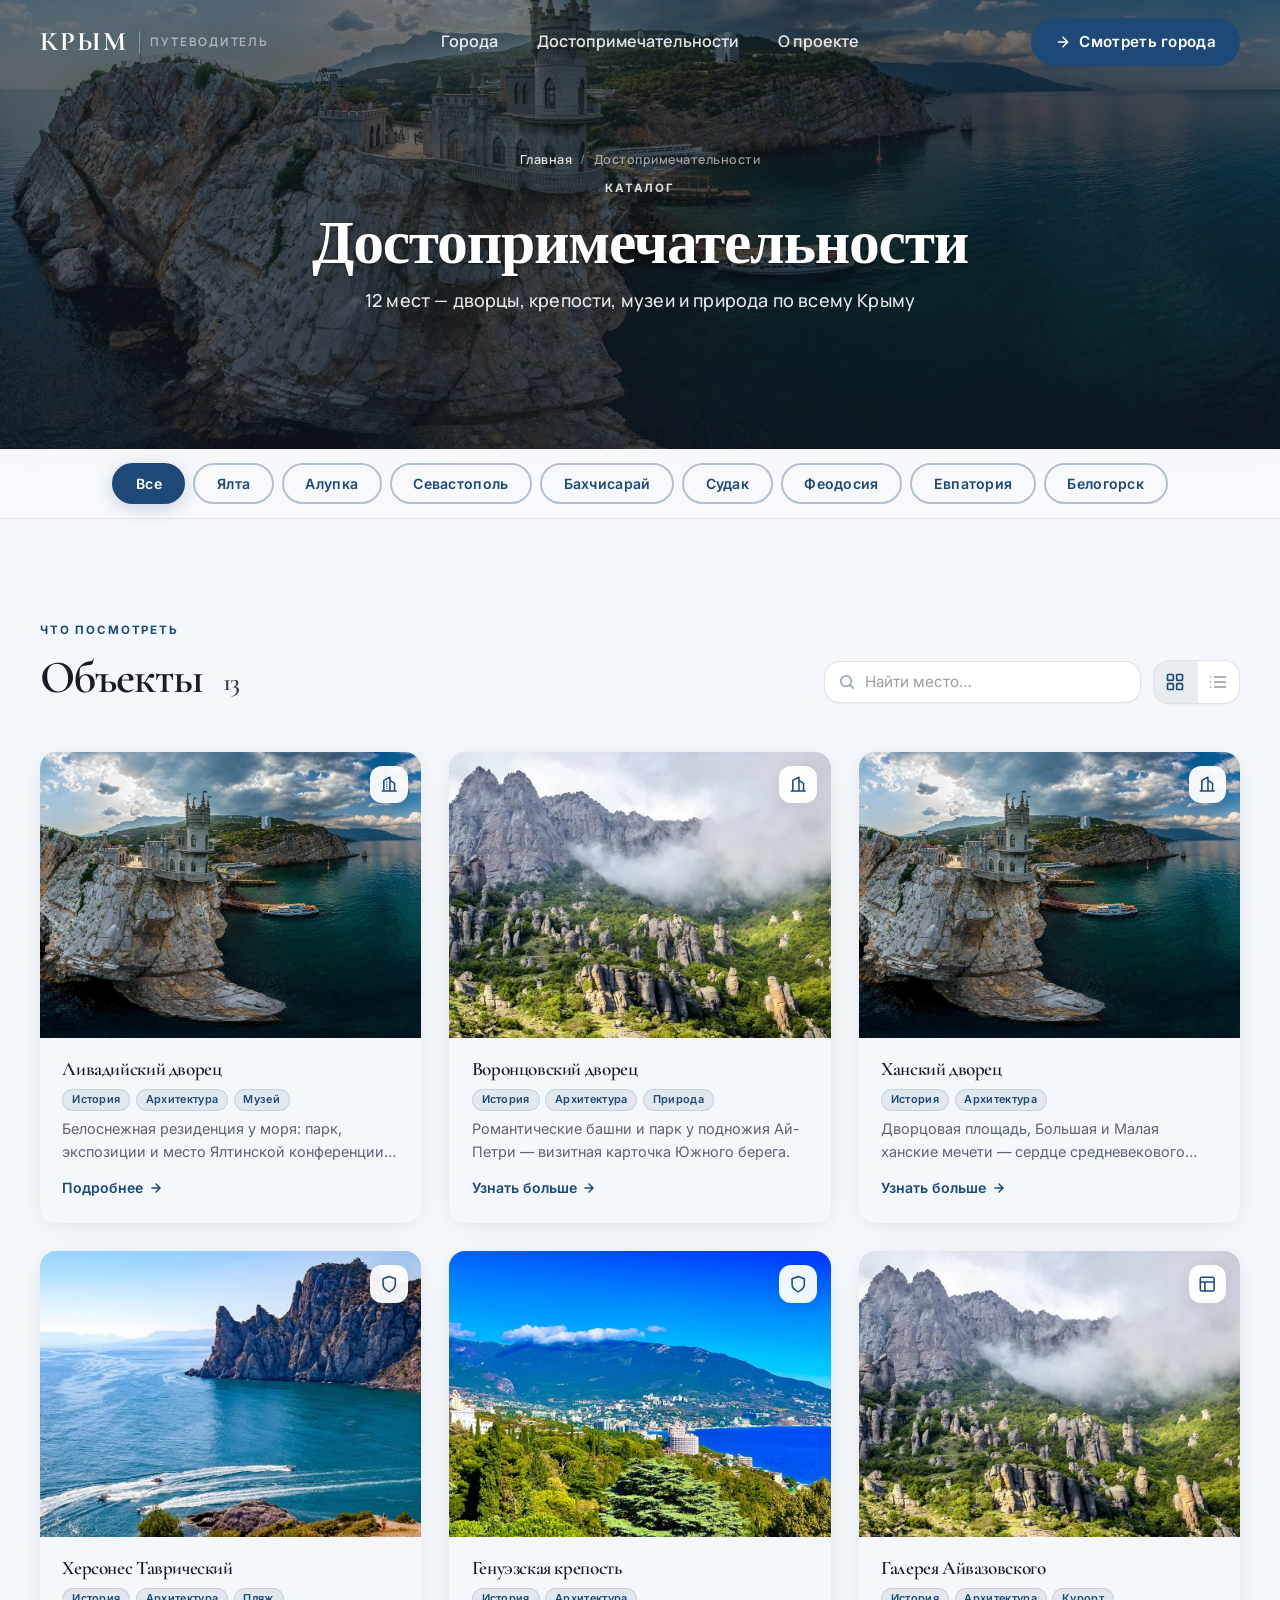
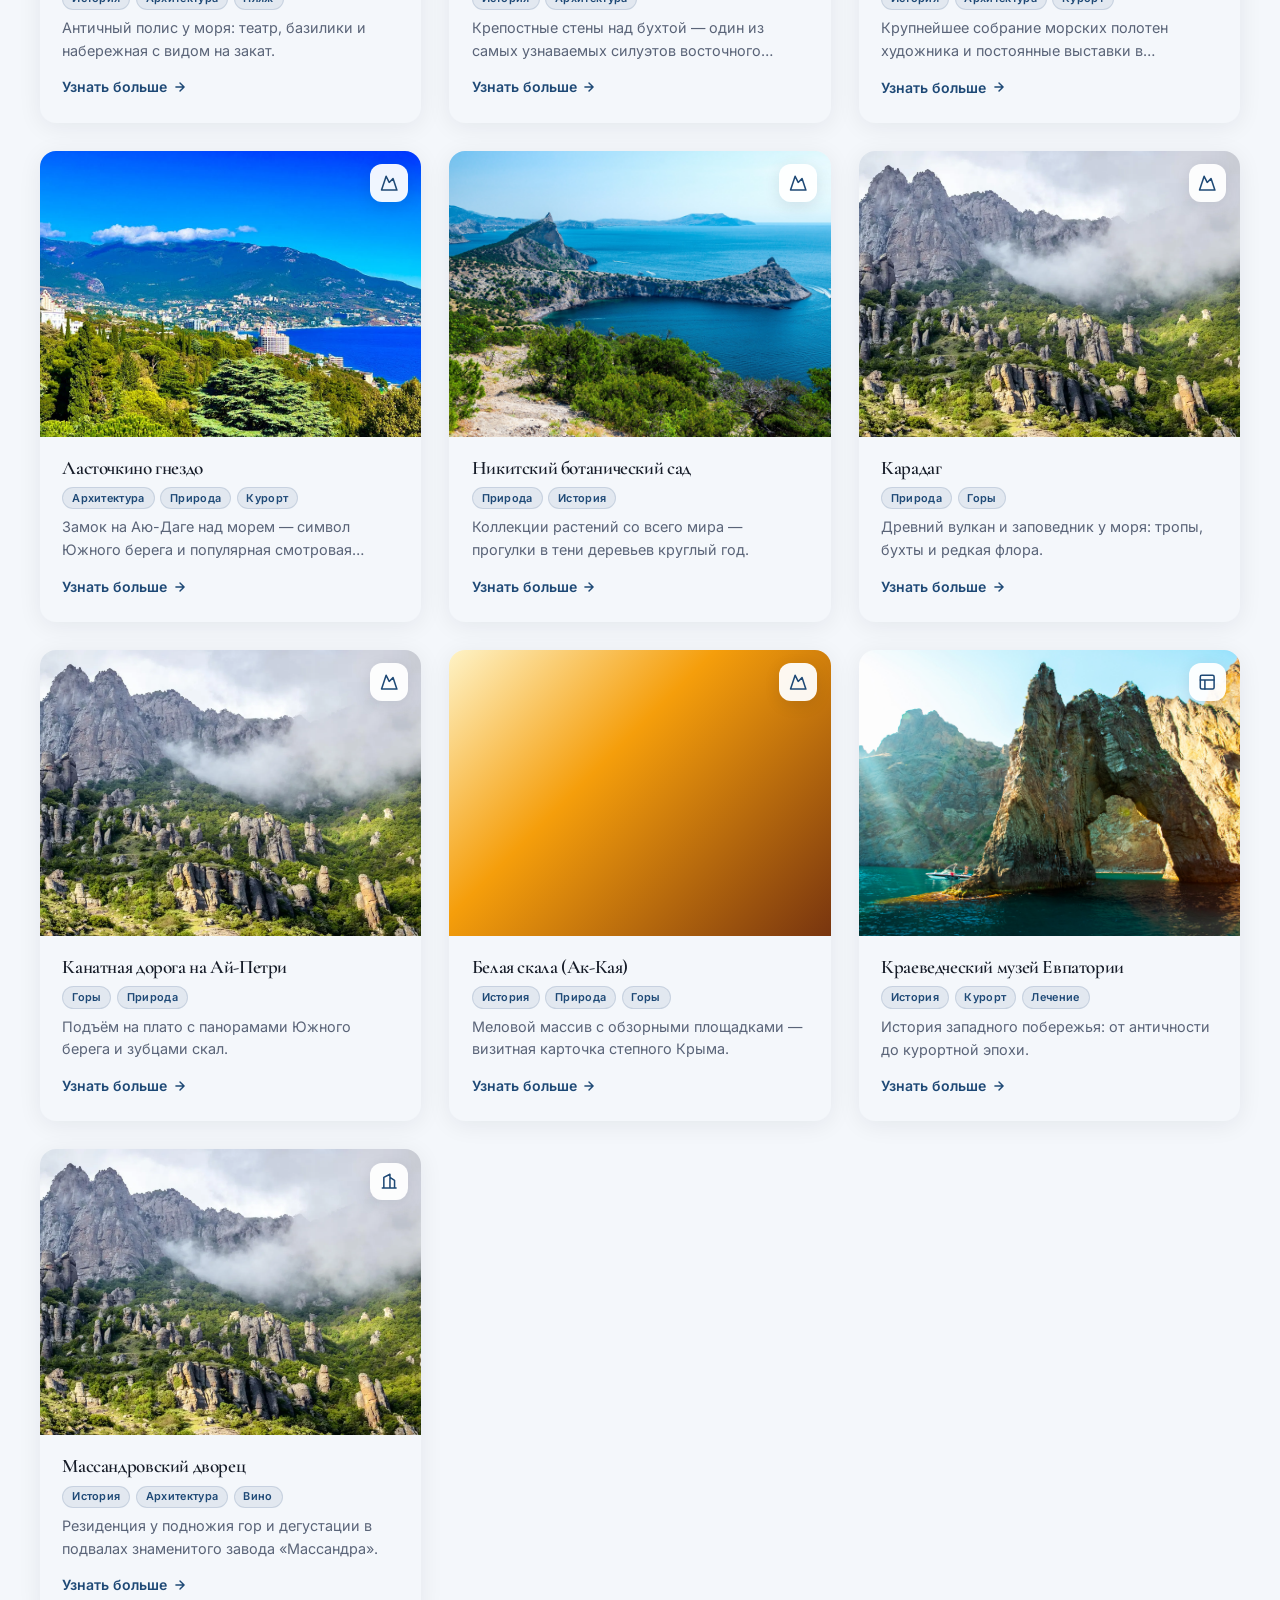
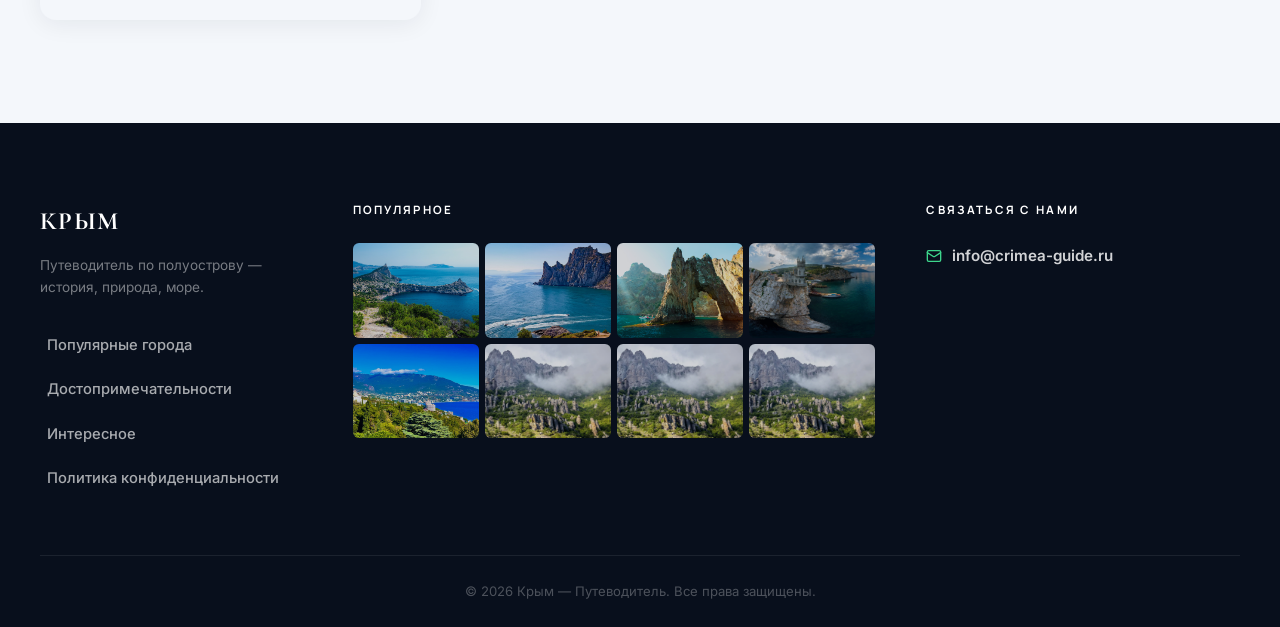
<file: dostoprimechatelnosti/index.html>
<!DOCTYPE html>
<html lang="ru">
<head>
  <meta charset="UTF-8" />
  <meta name="viewport" content="width=device-width, initial-scale=1.0" />
  <meta name="description" content="Достопримечательности Крыма — дворцы, крепости, музеи и природа. Фильтры по городам и темам, краткие обзоры для маршрута." />
  <title>Достопримечательности Крыма — каталог</title>

  <meta property="og:type" content="website" />
  <meta property="og:site_name" content="Крым — Путеводитель" />
  <meta property="og:locale" content="ru_RU" />
  <meta property="og:title" content="Достопримечательности Крыма — каталог" />
  <meta property="og:description" content="Достопримечательности Крыма — дворцы, крепости, музеи и природа. Фильтры по городам и темам, краткие обзоры для маршрута." />
  <meta property="og:url" content="/dostoprimechatelnosti/" />
  <link rel="canonical" href="/dostoprimechatelnosti/" />
  <meta property="og:image" content="/assets/img/cities/4.jpg" />
  <meta name="twitter:card" content="summary_large_image" />
  <meta name="twitter:title" content="Достопримечательности Крыма — каталог" />
  <meta name="twitter:description" content="Достопримечательности Крыма — дворцы, крепости, музеи и природа. Фильтры по городам и темам, краткие обзоры для маршрута." />
  <meta name="twitter:image" content="/assets/img/cities/4.jpg" />

  <script type="application/ld+json">
  {
    "@context": "https://schema.org",
    "@graph": [
      {
        "@type": "CollectionPage",
        "@id": "/dostoprimechatelnosti/#page",
        "name": "Достопримечательности Крыма",
        "description": "Каталог мест и объектов для путешествий по полуострову — с фильтрами по городам и типам.",
        "isPartOf": { "@id": "/#crimea" }
      },
      {
        "@type": "BreadcrumbList",
        "itemListElement": [
          {
            "@type": "ListItem",
            "position": 1,
            "name": "Главная",
            "item": "/"
          },
          {
            "@type": "ListItem",
            "position": 2,
            "name": "Достопримечательности",
            "item": "/dostoprimechatelnosti/"
          }
        ]
      }
    ]
  }
  </script>

  <link rel="preconnect" href="https://fonts.googleapis.com" />
  <link rel="preconnect" href="https://fonts.gstatic.com" crossorigin />
  <link href="https://fonts.googleapis.com/css2?family=Cormorant+Garamond:ital,wght@0,400;0,600;0,700;1,400;1,600&family=Fraunces:ital,opsz,wght@0,9..144,600;0,9..144,700;1,9..144,600&family=Inter:wght@400;500;600;700&family=Manrope:wght@500;600;700&display=swap" rel="stylesheet" />

 
  <link rel="stylesheet" href="../assets/css/secondary.css" />
</head>
<body class="page-catalog page-places">

  <div class="scroll-progress" id="scrollProgress" role="progressbar" aria-valuenow="0" aria-valuemin="0" aria-valuemax="100" aria-label="Прогресс прокрутки"></div>

  <header class="site-header">
    <nav class="nav" role="navigation" aria-label="Главное меню">
      <div class="container nav__inner">

        <div class="nav__brand">
          <a href="/" class="nav__logo" aria-label="Крым — на главную">
            <span class="nav__logo-text">Крым</span>
          </a>
          <span class="nav__brand-divider" aria-hidden="true"></span>
          <span class="nav__brand-tag">Путеводитель</span>
        </div>

        <ul class="nav__menu" role="list">
          <li><a href="/gorod/" class="nav__link">Города</a></li>
          <li><a href="/dostoprimechatelnosti/" class="nav__link" aria-current="page">Достопримечательности</a></li>
          <li><a href="/template-about.html" class="nav__link">О проекте</a></li>
        </ul>

        <a href="/gorod/" class="btn btn-primary nav__cta">
          <svg width="16" height="16" viewBox="0 0 24 24" fill="none" stroke="currentColor" stroke-width="2.2" stroke-linecap="round" stroke-linejoin="round" aria-hidden="true"><path d="M5 12h14M12 5l7 7-7 7"/></svg>
          Смотреть города
        </a>

        <button class="nav__burger" type="button" aria-label="Открыть меню" aria-expanded="false" aria-controls="navDrawer">
          <span class="nav__burger-line"></span>
          <span class="nav__burger-line"></span>
          <span class="nav__burger-line"></span>
        </button>

      </div>
    </nav>

    <div class="nav__drawer" id="navDrawer" role="dialog" aria-modal="true" aria-label="Мобильное меню">
      <div class="nav__drawer-backdrop" tabindex="-1" aria-hidden="true"></div>
      <div class="nav__drawer-panel">
        <div class="nav__drawer-head">
          <span class="nav__drawer-brand">Крым</span>
          <button type="button" class="nav__drawer-close" aria-label="Закрыть меню">
            <svg width="22" height="22" viewBox="0 0 24 24" fill="none" stroke="currentColor" stroke-width="2" stroke-linecap="round" aria-hidden="true"><path d="M18 6 6 18M6 6l12 12"/></svg>
          </button>
        </div>
        <nav class="nav__drawer-nav" aria-label="Разделы">
          <a href="/gorod/" class="nav__drawer-link">Города</a>
          <a href="/dostoprimechatelnosti/" class="nav__drawer-link" aria-current="page">Достопримечательности</a>
          <a href="/template-about.html" class="nav__drawer-link">О проекте</a>
        </nav>
        <a href="#places-cities-heading" class="btn btn-primary nav__drawer-cta">К каталогу мест</a>
      </div>
    </div>
  </header>

  <main class="catalog-page places-hub">

    <section class="catalog-hero catalog-hero--places" aria-label="Достопримечательности Крыма">
      <div class="container">
        <nav class="breadcrumbs breadcrumbs--on-dark breadcrumbs--center" aria-label="Навигационная цепочка">
          <ol class="breadcrumbs__list">
            <li class="breadcrumbs__item"><a href="/" class="breadcrumbs__link">Главная</a></li>
            <li class="breadcrumbs__item"><span class="breadcrumbs__text" aria-current="page">Достопримечательности</span></li>
          </ol>
        </nav>
        <p class="eyebrow">Каталог</p>
        <h1 class="hero__title">Достопримечательности</h1>
        <p class="hero__subtitle">
          <span id="placesHeroCount">12</span> мест — дворцы, крепости, музеи и природа по всему Крыму
        </p>
      </div>
    </section>

    <div class="catalog-filter-bar" role="region" aria-label="Фильтры каталога мест">
      <div class="container catalog-filter-bar__inner">
        <div class="catalog-filter-stack">
          <div class="catalog-filters" role="group" aria-label="Город или регион">
            <button type="button" class="btn catalog-filter place-city-filter is-active" data-city-filter="all">Все</button>
            <button type="button" class="btn btn-outline-white catalog-filter place-city-filter" data-city-filter="yalta">Ялта</button>
            <button type="button" class="btn btn-outline-white catalog-filter place-city-filter" data-city-filter="alupka">Алупка</button>
            <button type="button" class="btn btn-outline-white catalog-filter place-city-filter" data-city-filter="sevastopol">Севастополь</button>
            <button type="button" class="btn btn-outline-white catalog-filter place-city-filter" data-city-filter="bakhchisaray">Бахчисарай</button>
            <button type="button" class="btn btn-outline-white catalog-filter place-city-filter" data-city-filter="sudak">Судак</button>
            <button type="button" class="btn btn-outline-white catalog-filter place-city-filter" data-city-filter="feodosiya">Феодосия</button>
            <button type="button" class="btn btn-outline-white catalog-filter place-city-filter" data-city-filter="evpatoriya">Евпатория</button>
            <button type="button" class="btn btn-outline-white catalog-filter place-city-filter" data-city-filter="belogorsk">Белогорск</button>
          </div>
     
        </div>
      </div>
    </div>

    <section class="cities catalog-cities places-catalog" aria-labelledby="places-cities-heading">
      <div class="container">

        <div class="section-header catalog-section-header">
          <div>
            <span class="eyebrow">Что посмотреть</span>
            <h2 id="places-cities-heading">Объекты <span class="catalog-count" id="placesVisibleCount" aria-live="polite">12</span></h2>
          </div>
          <div class="catalog-section-header__tools">
            <div class="catalog-search-wrap">
              <input
                type="search"
                class="catalog-search"
                id="placesSearch"
                placeholder="Найти место…"
                autocomplete="off"
                enterkeyhint="search"
                aria-label="Поиск по названию"
              />
            </div>
            <div class="catalog-view-toggle" role="group" aria-label="Вид каталога">
              <button
                type="button"
                class="catalog-view-btn is-active"
                data-catalog-view="grid"
                aria-pressed="true"
                aria-label="Вид сеткой"
                title="Сетка"
              >
                <svg width="20" height="20" viewBox="0 0 24 24" fill="none" stroke="currentColor" stroke-width="2" stroke-linecap="round" stroke-linejoin="round" aria-hidden="true">
                  <rect x="3" y="3" width="7" height="7" rx="1" />
                  <rect x="14" y="3" width="7" height="7" rx="1" />
                  <rect x="3" y="14" width="7" height="7" rx="1" />
                  <rect x="14" y="14" width="7" height="7" rx="1" />
                </svg>
              </button>
              <button
                type="button"
                class="catalog-view-btn"
                data-catalog-view="list"
                aria-pressed="false"
                aria-label="Вид списком"
                title="Список"
              >
                <svg width="20" height="20" viewBox="0 0 24 24" fill="none" stroke="currentColor" stroke-width="2" stroke-linecap="round" stroke-linejoin="round" aria-hidden="true">
                  <line x1="8" y1="6" x2="21" y2="6" />
                  <line x1="8" y1="12" x2="21" y2="12" />
                  <line x1="8" y1="18" x2="21" y2="18" />
                  <line x1="3" y1="6" x2="3.01" y2="6" />
                  <line x1="3" y1="12" x2="3.01" y2="12" />
                  <line x1="3" y1="18" x2="3.01" y2="18" />
                </svg>
              </button>
            </div>
          </div>
        </div>

        <div class="cities__grid catalog-grid places-grid">

          <a href="/dostoprimechatelnosti/livadiyskiy-dvorets.html" class="sight-card fade-up" data-delay="1" data-city="yalta" data-type="dvorets" data-tags="история архитектура музей">
            <div class="sight-card__img-wrap">
              <img class="sight-card__img" src="../assets/img/cities/4.jpg" alt="Ливадийский дворец среди парка" width="800" height="600" loading="lazy" />
              <span class="sight-card__icon" aria-hidden="true"><svg viewBox="0 0 24 24" fill="none" stroke="currentColor" stroke-width="2" stroke-linecap="round" stroke-linejoin="round"><path d="M3 21h18M5 21V7l8-4v18M19 21V11l-6-4"/><path d="M9 9v0M9 12v0M9 15v0M9 18v0"/></svg></span>
            </div>
            <div class="sight-card__body">
              <h3 class="sight-card__title">Ливадийский дворец</h3>
              <p class="sight-card__text">Белоснежная резиденция у моря: парк, экспозиции и место Ялтинской конференции 1945 года.</p>
              <span class="sight-card__link">Подробнее<svg width="14" height="14" viewBox="0 0 24 24" fill="none" stroke="currentColor" stroke-width="2.5" stroke-linecap="round" stroke-linejoin="round" aria-hidden="true"><path d="M5 12h14M12 5l7 7-7 7"/></svg></span>
            </div>
          </a>

          <a href="/gorod/alupka/" class="sight-card fade-up" data-delay="1" data-city="alupka" data-type="dvorets" data-tags="история архитектура природа">
            <div class="sight-card__img-wrap">
              <img class="sight-card__img" src="../assets/img/cities/6.webp" alt="Воронцовский дворец в Алупке" width="800" height="600" loading="lazy" />
              <span class="sight-card__icon" aria-hidden="true"><svg viewBox="0 0 24 24" fill="none" stroke="currentColor" stroke-width="2" stroke-linecap="round" stroke-linejoin="round"><path d="M3 21h18M5 21V7l8-4v18M19 21V11l-6-4"/></svg></span>
            </div>
            <div class="sight-card__body">
              <h3 class="sight-card__title">Воронцовский дворец</h3>
              <p class="sight-card__text">Романтические башни и парк у подножия Ай-Петри — визитная карточка Южного берега.</p>
              <span class="sight-card__link">Узнать больше<svg width="14" height="14" viewBox="0 0 24 24" fill="none" stroke="currentColor" stroke-width="2.5" stroke-linecap="round" stroke-linejoin="round" aria-hidden="true"><path d="M5 12h14M12 5l7 7-7 7"/></svg></span>
            </div>
          </a>

          <a href="/gorod/bakhchisaray/" class="sight-card fade-up" data-delay="2" data-city="bakhchisaray" data-type="dvorets" data-tags="история архитектура">
            <div class="sight-card__img-wrap">
              <img class="sight-card__img" src="../assets/img/cities/4.jpg" alt="Бахчисарайский ханский дворец" width="800" height="600" loading="lazy" />
              <span class="sight-card__icon" aria-hidden="true"><svg viewBox="0 0 24 24" fill="none" stroke="currentColor" stroke-width="2" stroke-linecap="round" stroke-linejoin="round"><path d="M3 21h18M5 21V7l8-4v18M19 21V11l-6-4"/></svg></span>
            </div>
            <div class="sight-card__body">
              <h3 class="sight-card__title">Ханский дворец</h3>
              <p class="sight-card__text">Дворцовая площадь, Большая и Малая ханские мечети — сердце средневекового Бахчисарая.</p>
              <span class="sight-card__link">Узнать больше<svg width="14" height="14" viewBox="0 0 24 24" fill="none" stroke="currentColor" stroke-width="2.5" stroke-linecap="round" stroke-linejoin="round" aria-hidden="true"><path d="M5 12h14M12 5l7 7-7 7"/></svg></span>
            </div>
          </a>

          <a href="/gorod/sevastopol.html" class="sight-card fade-up" data-delay="2" data-city="sevastopol" data-type="krepost" data-tags="история архитектура пляж">
            <div class="sight-card__img-wrap">
              <img class="sight-card__img" src="../assets/img/cities/2.jpg" alt="Руины Херсонеса Таврического" width="800" height="600" loading="lazy" />
              <span class="sight-card__icon" aria-hidden="true"><svg viewBox="0 0 24 24" fill="none" stroke="currentColor" stroke-width="2" stroke-linecap="round" stroke-linejoin="round"><path d="M12 22s8-4 8-10V5l-8-3-8 3v7c0 6 8 10 8 10z"/></svg></span>
            </div>
            <div class="sight-card__body">
              <h3 class="sight-card__title">Херсонес Таврический</h3>
              <p class="sight-card__text">Античный полис у моря: театр, базилики и набережная с видом на закат.</p>
              <span class="sight-card__link">Узнать больше<svg width="14" height="14" viewBox="0 0 24 24" fill="none" stroke="currentColor" stroke-width="2.5" stroke-linecap="round" stroke-linejoin="round" aria-hidden="true"><path d="M5 12h14M12 5l7 7-7 7"/></svg></span>
            </div>
          </a>

          <a href="/gorod/sudak/" class="sight-card fade-up" data-delay="3" data-city="sudak" data-type="krepost" data-tags="история архитектура">
            <div class="sight-card__img-wrap">
              <img class="sight-card__img" src="../assets/img/cities/5.jpg" alt="Генуэзская крепость в Судаке" width="800" height="600" loading="lazy" />
              <span class="sight-card__icon" aria-hidden="true"><svg viewBox="0 0 24 24" fill="none" stroke="currentColor" stroke-width="2" stroke-linecap="round" stroke-linejoin="round"><path d="M12 22s8-4 8-10V5l-8-3-8 3v7c0 6 8 10 8 10z"/></svg></span>
            </div>
            <div class="sight-card__body">
              <h3 class="sight-card__title">Генуэзская крепость</h3>
              <p class="sight-card__text">Крепостные стены над бухтой — один из самых узнаваемых силуэтов восточного Крыма.</p>
              <span class="sight-card__link">Узнать больше<svg width="14" height="14" viewBox="0 0 24 24" fill="none" stroke="currentColor" stroke-width="2.5" stroke-linecap="round" stroke-linejoin="round" aria-hidden="true"><path d="M5 12h14M12 5l7 7-7 7"/></svg></span>
            </div>
          </a>

          <a href="/gorod/feodosiya/" class="sight-card fade-up" data-delay="3" data-city="feodosiya" data-type="muzej" data-tags="история архитектура курорт">
            <div class="sight-card__img-wrap">
              <img class="sight-card__img" src="../assets/img/cities/6.webp" alt="Феодосия, галерея Айвазовского" width="800" height="600" loading="lazy" />
              <span class="sight-card__icon" aria-hidden="true"><svg viewBox="0 0 24 24" fill="none" stroke="currentColor" stroke-width="2" stroke-linecap="round" stroke-linejoin="round"><rect x="3" y="3" width="18" height="18" rx="2"/><path d="M3 9h18M9 21V9"/></svg></span>
            </div>
            <div class="sight-card__body">
              <h3 class="sight-card__title">Галерея Айвазовского</h3>
              <p class="sight-card__text">Крупнейшее собрание морских полотен художника и постоянные выставки в старинном здании.</p>
              <span class="sight-card__link">Узнать больше<svg width="14" height="14" viewBox="0 0 24 24" fill="none" stroke="currentColor" stroke-width="2.5" stroke-linecap="round" stroke-linejoin="round" aria-hidden="true"><path d="M5 12h14M12 5l7 7-7 7"/></svg></span>
            </div>
          </a>

          <a href="/dostoprimechatelnosti/lastochkino-gnezdo.html" class="sight-card fade-up" data-delay="4" data-city="yalta" data-type="priroda" data-tags="архитектура природа курорт">
            <div class="sight-card__img-wrap">
              <img class="sight-card__img" src="../assets/img/cities/5.jpg" alt="Замок Ласточкино гнездо" width="800" height="600" loading="lazy" />
              <span class="sight-card__icon" aria-hidden="true"><svg viewBox="0 0 24 24" fill="none" stroke="currentColor" stroke-width="2" stroke-linecap="round" stroke-linejoin="round"><path d="m8 3 4 8 5-5 5 15H2L8 3z"/></svg></span>
            </div>
            <div class="sight-card__body">
              <h3 class="sight-card__title">Ласточкино гнездо</h3>
              <p class="sight-card__text">Замок на Аю-Даге над морем — символ Южного берега и популярная смотровая точка.</p>
              <span class="sight-card__link">Узнать больше<svg width="14" height="14" viewBox="0 0 24 24" fill="none" stroke="currentColor" stroke-width="2.5" stroke-linecap="round" stroke-linejoin="round" aria-hidden="true"><path d="M5 12h14M12 5l7 7-7 7"/></svg></span>
            </div>
          </a>

          <a href="/gorod/yalta.html" class="sight-card fade-up" data-delay="4" data-city="yalta" data-type="priroda" data-tags="природа история">
            <div class="sight-card__img-wrap">
              <img class="sight-card__img" src="../assets/img/cities/1.jpg" alt="Никитский ботанический сад" width="800" height="600" loading="lazy" />
              <span class="sight-card__icon" aria-hidden="true"><svg viewBox="0 0 24 24" fill="none" stroke="currentColor" stroke-width="2" stroke-linecap="round" stroke-linejoin="round"><path d="m8 3 4 8 5-5 5 15H2L8 3z"/></svg></span>
            </div>
            <div class="sight-card__body">
              <h3 class="sight-card__title">Никитский ботанический сад</h3>
              <p class="sight-card__text">Коллекции растений со всего мира — прогулки в тени деревьев круглый год.</p>
              <span class="sight-card__link">Узнать больше<svg width="14" height="14" viewBox="0 0 24 24" fill="none" stroke="currentColor" stroke-width="2.5" stroke-linecap="round" stroke-linejoin="round" aria-hidden="true"><path d="M5 12h14M12 5l7 7-7 7"/></svg></span>
            </div>
          </a>

          <a href="/gorod/koktebel/" class="sight-card fade-up" data-delay="5" data-city="feodosiya" data-type="priroda" data-tags="природа горы">
            <div class="sight-card__img-wrap">
              <img class="sight-card__img" src="../assets/img/cities/7.webp" alt="Вулкан Карадаг у Коктебеля" width="800" height="600" loading="lazy" />
              <span class="sight-card__icon" aria-hidden="true"><svg viewBox="0 0 24 24" fill="none" stroke="currentColor" stroke-width="2" stroke-linecap="round" stroke-linejoin="round"><path d="m8 3 4 8 5-5 5 15H2L8 3z"/></svg></span>
            </div>
            <div class="sight-card__body">
              <h3 class="sight-card__title">Карадаг</h3>
              <p class="sight-card__text">Древний вулкан и заповедник у моря: тропы, бухты и редкая флора.</p>
              <span class="sight-card__link">Узнать больше<svg width="14" height="14" viewBox="0 0 24 24" fill="none" stroke="currentColor" stroke-width="2.5" stroke-linecap="round" stroke-linejoin="round" aria-hidden="true"><path d="M5 12h14M12 5l7 7-7 7"/></svg></span>
            </div>
          </a>

          <a href="/gorod/yalta.html" class="sight-card fade-up" data-delay="5" data-city="yalta" data-type="priroda" data-tags="горы природа">
            <div class="sight-card__img-wrap">
              <img class="sight-card__img" src="../assets/img/cities/7.webp" alt="Канатная дорога на Ай-Петри" width="800" height="600" loading="lazy" />
              <span class="sight-card__icon" aria-hidden="true"><svg viewBox="0 0 24 24" fill="none" stroke="currentColor" stroke-width="2" stroke-linecap="round" stroke-linejoin="round"><path d="m8 3 4 8 5-5 5 15H2L8 3z"/></svg></span>
            </div>
            <div class="sight-card__body">
              <h3 class="sight-card__title">Канатная дорога на Ай-Петри</h3>
              <p class="sight-card__text">Подъём на плато с панорамами Южного берега и зубцами скал.</p>
              <span class="sight-card__link">Узнать больше<svg width="14" height="14" viewBox="0 0 24 24" fill="none" stroke="currentColor" stroke-width="2.5" stroke-linecap="round" stroke-linejoin="round" aria-hidden="true"><path d="M5 12h14M12 5l7 7-7 7"/></svg></span>
            </div>
          </a>

          <a href="/gorod/belogorsk/" class="sight-card fade-up" data-delay="6" data-city="belogorsk" data-type="priroda" data-tags="история природа горы">
            <div class="sight-card__img-wrap">
              <div class="sight-card__img city-card__img--placeholder" role="img" aria-label="Белая скала — меловой массив" style="width:100%;height:100%;background:linear-gradient(135deg,#fef3c7 0%,#f59e0b 40%,#78350f 100%);"></div>
              <span class="sight-card__icon" aria-hidden="true"><svg viewBox="0 0 24 24" fill="none" stroke="currentColor" stroke-width="2" stroke-linecap="round" stroke-linejoin="round"><path d="m8 3 4 8 5-5 5 15H2L8 3z"/></svg></span>
            </div>
            <div class="sight-card__body">
              <h3 class="sight-card__title">Белая скала (Ак-Кая)</h3>
              <p class="sight-card__text">Меловой массив с обзорными площадками — визитная карточка степного Крыма.</p>
              <span class="sight-card__link">Узнать больше<svg width="14" height="14" viewBox="0 0 24 24" fill="none" stroke="currentColor" stroke-width="2.5" stroke-linecap="round" stroke-linejoin="round" aria-hidden="true"><path d="M5 12h14M12 5l7 7-7 7"/></svg></span>
            </div>
          </a>

          <a href="/gorod/evpatoriya/" class="sight-card fade-up" data-delay="6" data-city="evpatoriya" data-type="muzej" data-tags="история курорт лечение">
            <div class="sight-card__img-wrap">
              <img class="sight-card__img" src="../assets/img/cities/3.jpg" alt="Евпатория, музей" width="800" height="600" loading="lazy" />
              <span class="sight-card__icon" aria-hidden="true"><svg viewBox="0 0 24 24" fill="none" stroke="currentColor" stroke-width="2" stroke-linecap="round" stroke-linejoin="round"><rect x="3" y="3" width="18" height="18" rx="2"/><path d="M3 9h18M9 21V9"/></svg></span>
            </div>
            <div class="sight-card__body">
              <h3 class="sight-card__title">Краеведческий музей Евпатории</h3>
              <p class="sight-card__text">История западного побережья: от античности до курортной эпохи.</p>
              <span class="sight-card__link">Узнать больше<svg width="14" height="14" viewBox="0 0 24 24" fill="none" stroke="currentColor" stroke-width="2.5" stroke-linecap="round" stroke-linejoin="round" aria-hidden="true"><path d="M5 12h14M12 5l7 7-7 7"/></svg></span>
            </div>
          </a>

          <a href="/gorod/yalta.html" class="sight-card fade-up" data-delay="7" data-city="yalta" data-type="dvorets" data-tags="история архитектура вино">
            <div class="sight-card__img-wrap">
              <img class="sight-card__img" src="../assets/img/cities/6.webp" alt="Массандровский дворец" width="800" height="600" loading="lazy" />
              <span class="sight-card__icon" aria-hidden="true"><svg viewBox="0 0 24 24" fill="none" stroke="currentColor" stroke-width="2" stroke-linecap="round" stroke-linejoin="round"><path d="M3 21h18M5 21V7l8-4v18M19 21V11l-6-4"/></svg></span>
            </div>
            <div class="sight-card__body">
              <h3 class="sight-card__title">Массандровский дворец</h3>
              <p class="sight-card__text">Резиденция у подножия гор и дегустации в подвалах знаменитого завода «Массандра».</p>
              <span class="sight-card__link">Узнать больше<svg width="14" height="14" viewBox="0 0 24 24" fill="none" stroke="currentColor" stroke-width="2.5" stroke-linecap="round" stroke-linejoin="round" aria-hidden="true"><path d="M5 12h14M12 5l7 7-7 7"/></svg></span>
            </div>
          </a>

        </div>

        <div
          class="catalog-empty"
          id="placesEmpty"
          hidden
          role="status"
          aria-live="polite"
        >
          <div class="catalog-empty__inner">
            <p class="catalog-empty__title">Ничего не найдено</p>
            <p class="catalog-empty__hint">Попробуйте изменить поиск или сбросить фильтры по городу, типу и интересам.</p>
          </div>
        </div>
      </div>
    </section>

  </main>

  <footer class="footer">
    <div class="container">
      <div class="footer__grid">

        <div class="footer__col footer__col--nav">
          <a href="/" class="footer__logo" aria-label="Крым — главная">КРЫМ</a>
          <p class="footer__lead">Путеводитель по полуострову — история, природа, море.</p>
          <nav aria-label="Навигация в подвале">
            <ul class="footer__nav">
              <li><a href="/gorod/" class="footer__nav-link">Популярные города</a></li>
              <li><a href="/dostoprimechatelnosti/" class="footer__nav-link">Достопримечательности</a></li>
              <li><a href="/template-about.html" class="footer__nav-link">Интересное</a></li>
              <li><a href="/politika/" class="footer__nav-link">Политика конфиденциальности</a></li>
            </ul>
          </nav>
        </div>

        <div class="footer__col footer__col--popular">
          <p class="footer__col-title">Популярное</p>
          <div class="footer__photo-grid">
            <a href="/gorod/yalta.html" class="footer__photo-item" aria-label="Ялта">
              <img src="../assets/img/cities/1.jpg" alt="Ялта" loading="lazy" width="120" height="90" />
            </a>
            <a href="/gorod/sevastopol/" class="footer__photo-item" aria-label="Севастополь">
              <img src="../assets/img/cities/2.jpg" alt="Севастополь" loading="lazy" width="120" height="90" />
            </a>
            <a href="/gorod/evpatoriya/" class="footer__photo-item" aria-label="Евпатория">
              <img src="../assets/img/cities/3.jpg" alt="Евпатория" loading="lazy" width="120" height="90" />
            </a>
            <a href="/gorod/bakhchisaray/" class="footer__photo-item" aria-label="Бахчисарай">
              <img src="../assets/img/cities/4.jpg" alt="Бахчисарай" loading="lazy" width="120" height="90" />
            </a>
            <a href="/gorod/sudak/" class="footer__photo-item" aria-label="Судак">
              <img src="../assets/img/cities/5.jpg" alt="Судак" loading="lazy" width="120" height="90" />
            </a>
            <a href="/gorod/feodosiya/" class="footer__photo-item" aria-label="Феодосия">
              <img src="../assets/img/cities/6.webp" alt="Феодосия" loading="lazy" width="120" height="90" />
            </a>
            <a href="/dostoprimechatelnosti/" class="footer__photo-item" aria-label="Достопримечательности">
              <img src="../assets/img/cities/7.webp" alt="Крым" loading="lazy" width="120" height="90" />
            </a>
            <a href="/gorod/" class="footer__photo-item" aria-label="Крымские пейзажи">
              <img src="../assets/img/cities/img9.webp" alt="Крым" loading="lazy" width="120" height="90" />
            </a>
          </div>
        </div>

        <div class="footer__col footer__col--contact">
          <p class="footer__col-title">Связаться с нами</p>
          <ul class="footer__contact-list">
            <li>
              <a href="mailto:info@crimea-guide.ru" class="footer__contact-link">
                <svg width="16" height="16" viewBox="0 0 24 24" fill="none" stroke="currentColor" stroke-width="2" stroke-linecap="round" stroke-linejoin="round" aria-hidden="true"><rect width="20" height="16" x="2" y="4" rx="2"/><path d="m22 7-8.97 5.7a1.94 1.94 0 0 1-2.06 0L2 7"/></svg>
                info@crimea-guide.ru
              </a>
            </li>
          </ul>
        </div>

      </div>

      <div class="footer__copy">
        &copy; 2026 Крым — Путеводитель. Все права защищены.
      </div>
    </div>
  </footer>

  <button class="back-to-top" id="backToTop" aria-label="Вернуться наверх" type="button">
    <svg width="20" height="20" viewBox="0 0 24 24" fill="none" stroke="currentColor" stroke-width="2.4" stroke-linecap="round" stroke-linejoin="round" aria-hidden="true"><path d="M12 19V5M5 12l7-7 7 7"/></svg>
  </button>

  <script src="../assets/js/nav.js"></script>
  <script src="../assets/js/animations.js"></script>
  <script src="../assets/js/places.js"></script>

</body>
</html>
</file>
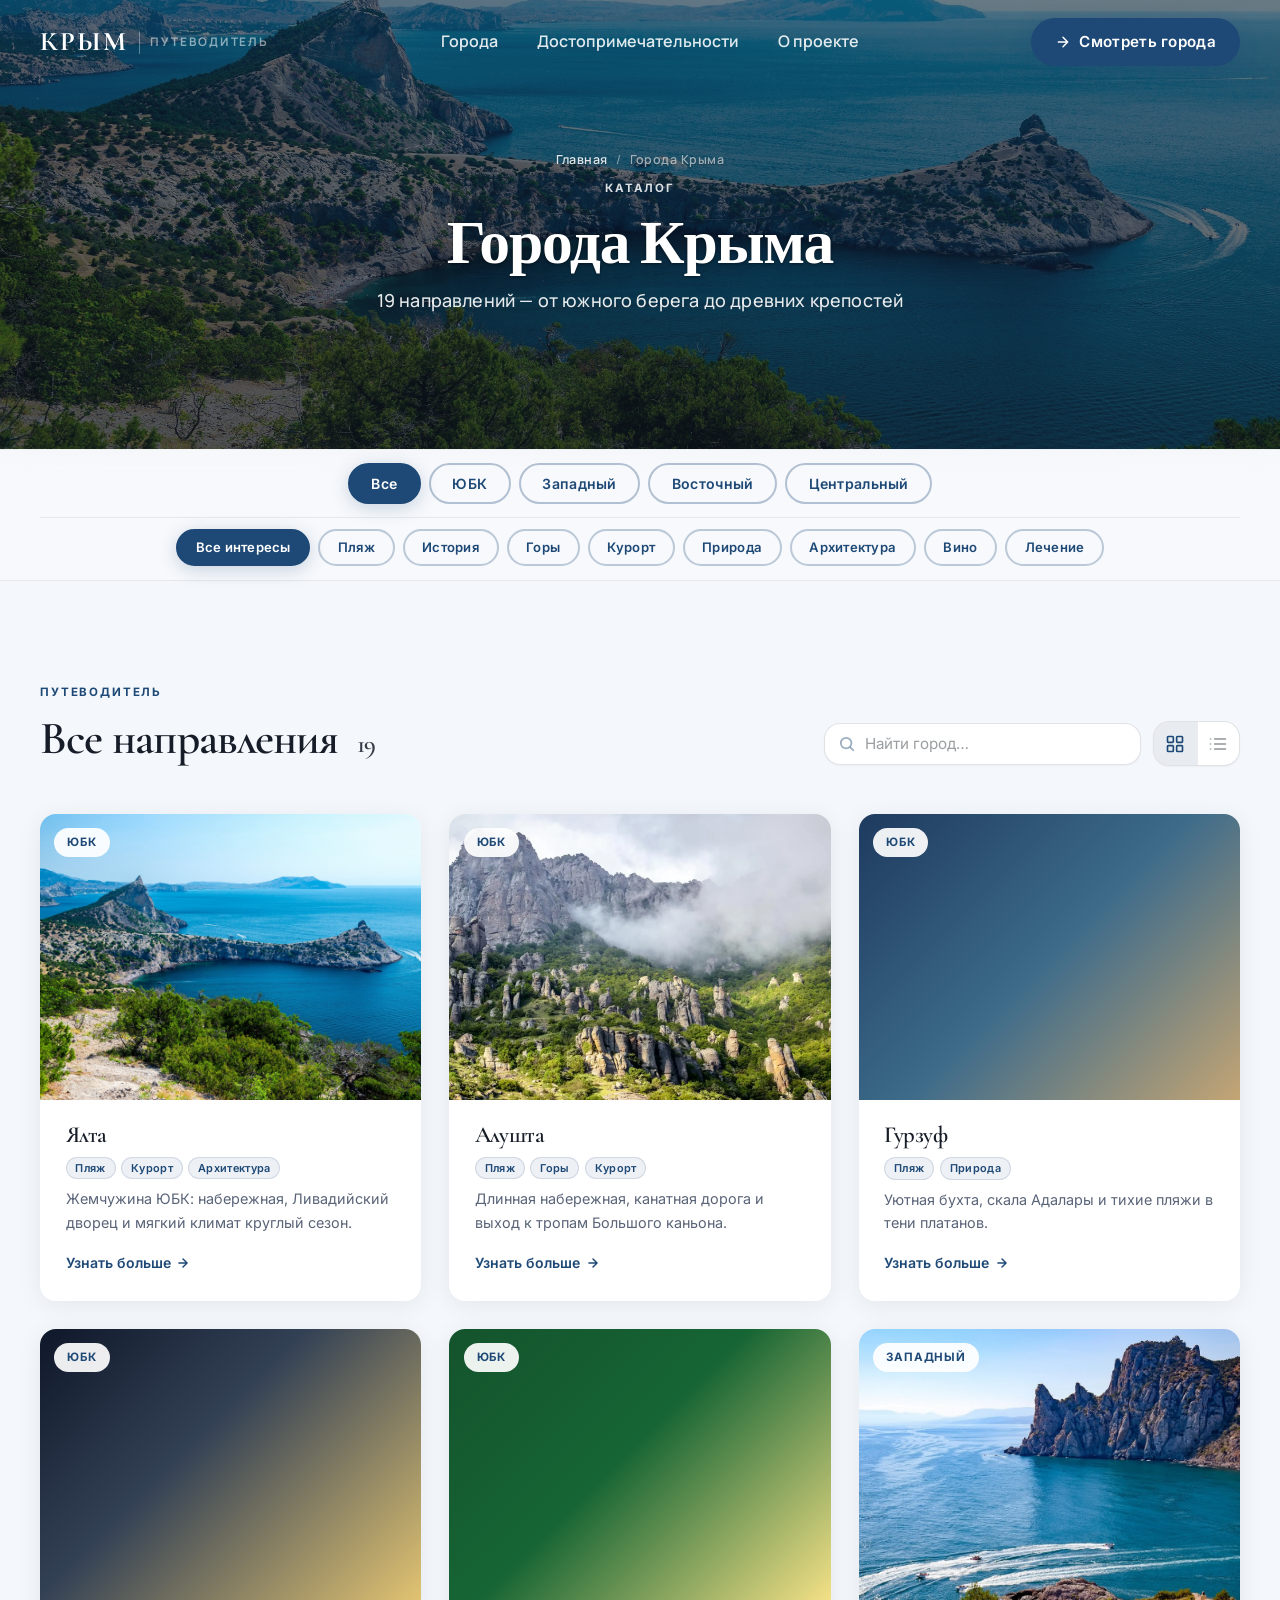
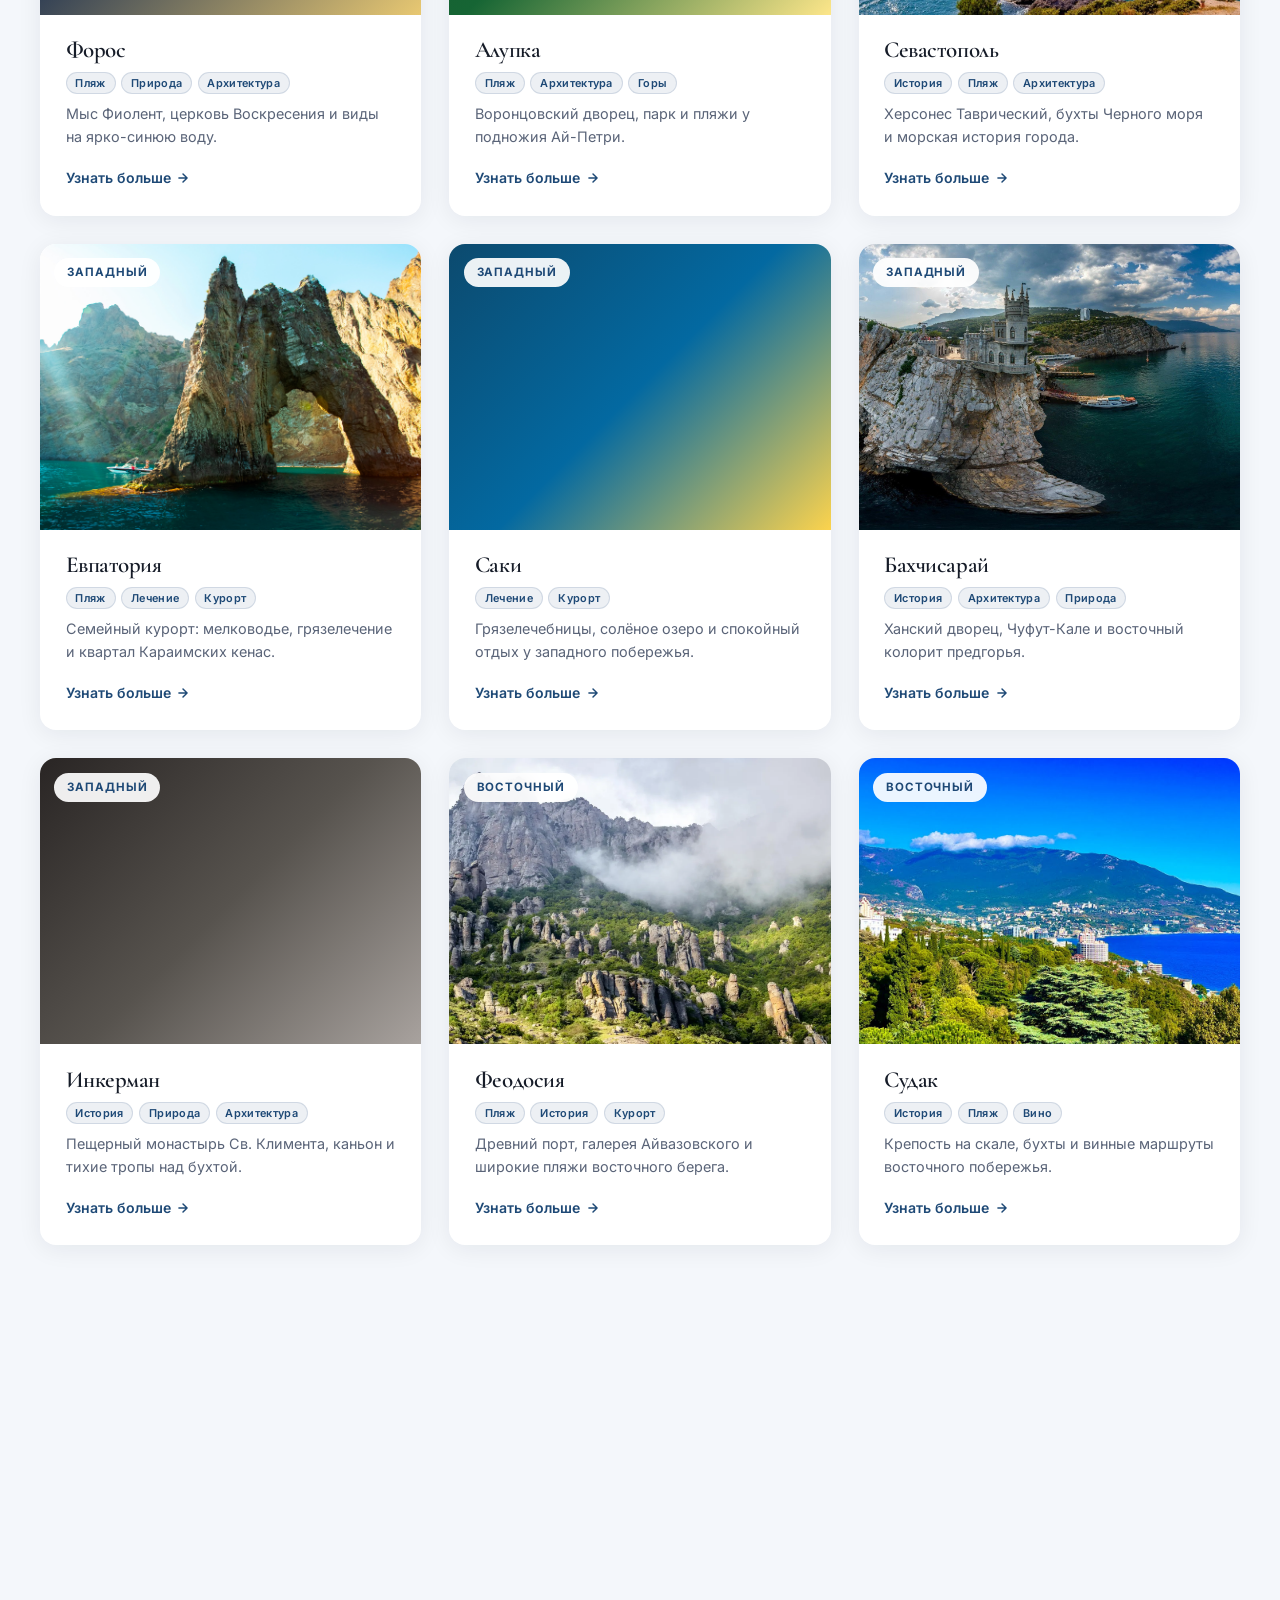
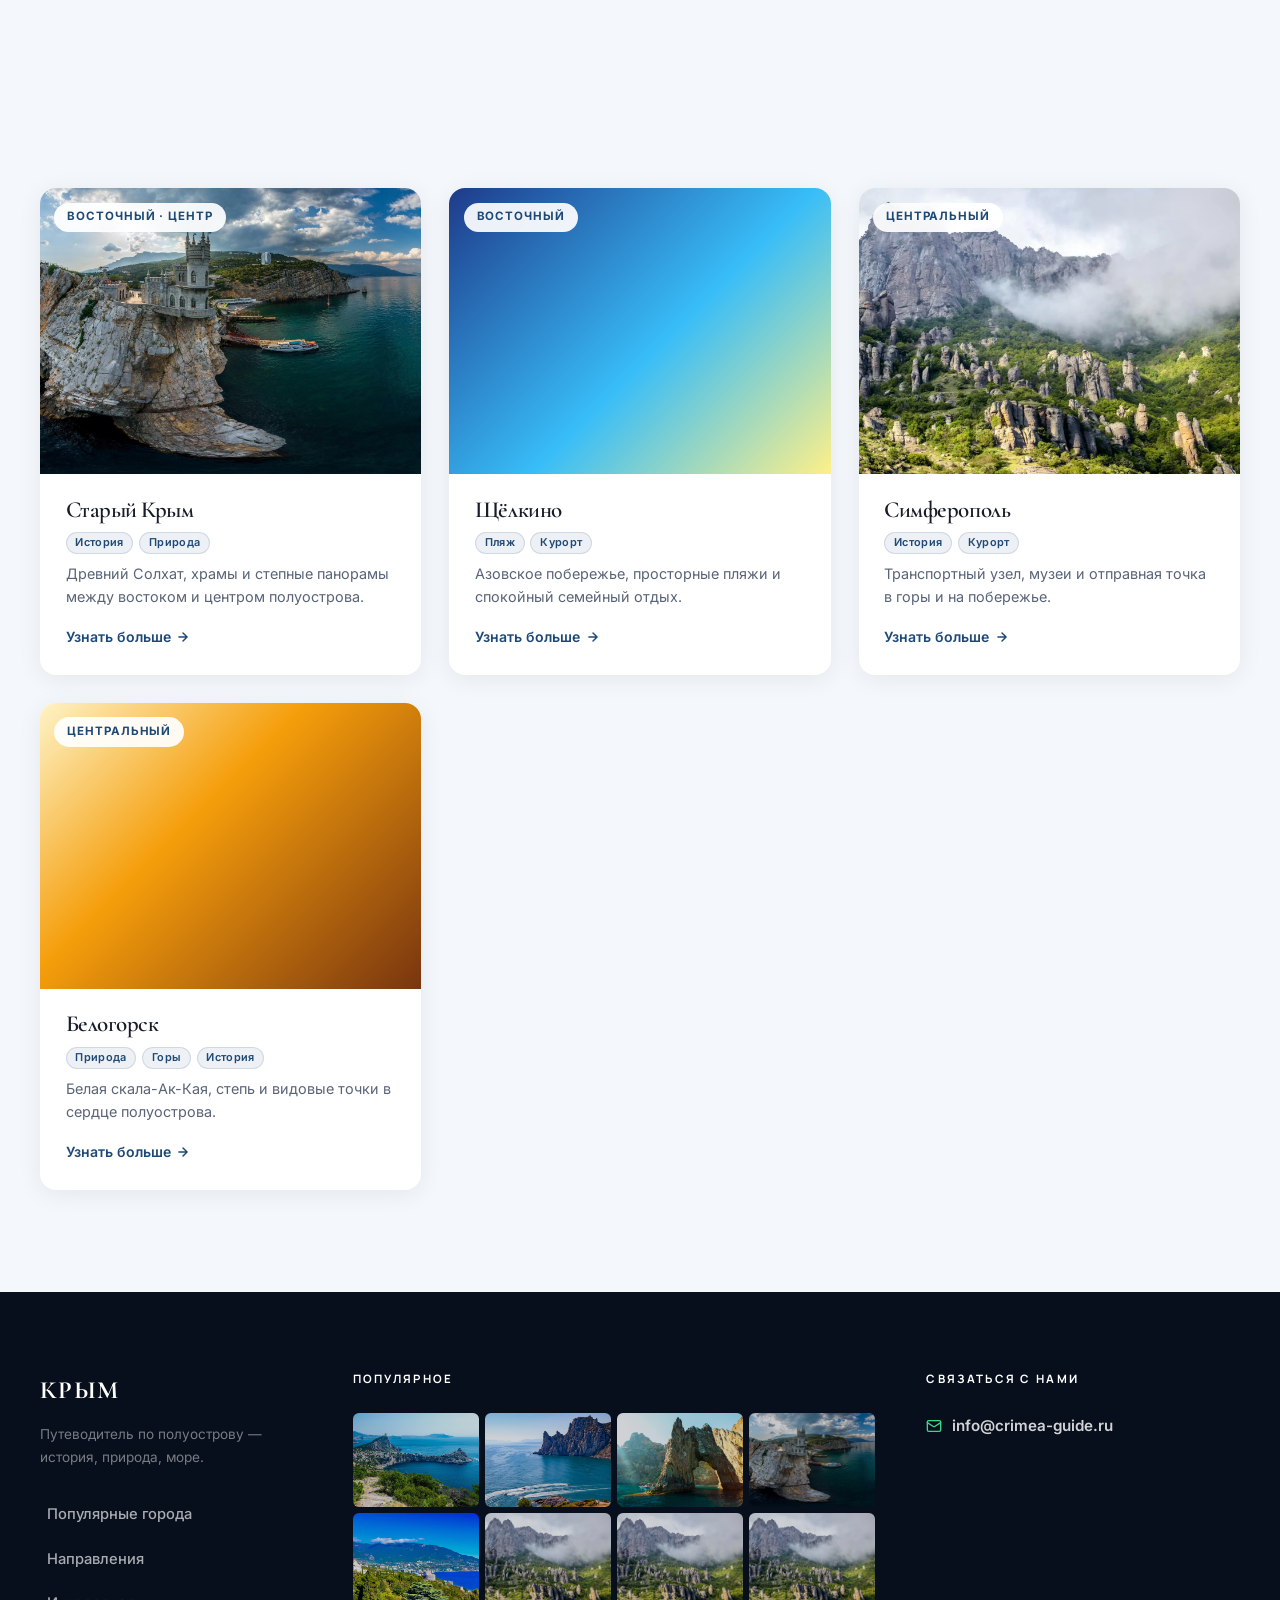
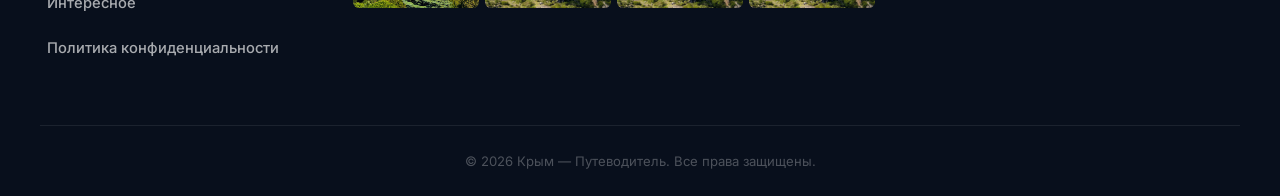
<file: gorod/index.html>
<!DOCTYPE html>
<html lang="ru">
<head>
  <meta charset="UTF-8" />
  <meta name="viewport" content="width=device-width, initial-scale=1.0" />
  <meta name="description" content="Каталог городов Крыма — Южный берег, запад, восток и центр полуострова. Выберите направление и откройте путеводитель." />
  <title>Города Крыма — каталог</title>

  <meta property="og:type" content="website" />
  <meta property="og:site_name" content="Крым — Путеводитель" />
  <meta property="og:locale" content="ru_RU" />
  <meta property="og:title" content="Города Крыма — каталог" />
  <meta property="og:description" content="Каталог городов Крыма — Южный берег, запад, восток и центр полуострова. Выберите направление и откройте путеводитель." />
  <meta property="og:url" content="/gorod/" />
  <link rel="canonical" href="/gorod/" />
  <meta property="og:image" content="/assets/img/cities/1.jpg" />
  <meta name="twitter:card" content="summary_large_image" />
  <meta name="twitter:title" content="Города Крыма — каталог" />
  <meta name="twitter:description" content="Каталог городов Крыма — Южный берег, запад, восток и центр полуострова. Выберите направление и откройте путеводитель." />
  <meta name="twitter:image" content="/assets/img/cities/1.jpg" />

  <script type="application/ld+json">
  {
    "@context": "https://schema.org",
    "@graph": [
      {
        "@type": "TouristDestination",
        "@id": "/#crimea",
        "name": "Крым",
        "description": "Каталог городов Крыма — Южный берег, запад, восток и центр полуострова. Выберите направление и откройте путеводитель.",
        "geo": {
          "@type": "GeoCoordinates",
          "latitude": "45.03",
          "longitude": "34.10"
        }
      },
      {
        "@type": "BreadcrumbList",
        "itemListElement": [
          {
            "@type": "ListItem",
            "position": 1,
            "name": "Главная",
            "item": "/"
          },
          {
            "@type": "ListItem",
            "position": 2,
            "name": "Города Крыма",
            "item": "/gorod/"
          }
        ]
      }
    ]
  }
  </script>

  <link rel="preconnect" href="https://fonts.googleapis.com" />
  <link rel="preconnect" href="https://fonts.gstatic.com" crossorigin />
  <link href="https://fonts.googleapis.com/css2?family=Cormorant+Garamond:ital,wght@0,400;0,600;0,700;1,400;1,600&family=Fraunces:ital,opsz,wght@0,9..144,600;0,9..144,700;1,9..144,600&family=Inter:wght@400;500;600;700&family=Manrope:wght@500;600;700&display=swap" rel="stylesheet" />


  <link rel="stylesheet" href="../assets/css/secondary.css" />
</head>
<body class="page-catalog">

  <div class="scroll-progress" id="scrollProgress" role="progressbar" aria-valuenow="0" aria-valuemin="0" aria-valuemax="100" aria-label="Прогресс прокрутки"></div>

  <!-- =====================================================
       НАВИГАЦИЯ
       ===================================================== -->
  <header class="site-header">
    <nav class="nav" role="navigation" aria-label="Главное меню">
      <div class="container nav__inner">

        <div class="nav__brand">
          <a href="/" class="nav__logo" aria-label="Крым — на главную">
            <span class="nav__logo-text">Крым</span>
          </a>
          <span class="nav__brand-divider" aria-hidden="true"></span>
          <span class="nav__brand-tag">Путеводитель</span>
        </div>

        <ul class="nav__menu" role="list">
          <li><a href="/gorod/" class="nav__link" aria-current="page">Города</a></li>
          <li><a href="/dostoprimechatelnosti/" class="nav__link">Достопримечательности</a></li>
          <li><a href="/template-about.html" class="nav__link">О проекте</a></li>
        </ul>

        <a href="/gorod/" class="btn btn-primary nav__cta">
          <svg width="16" height="16" viewBox="0 0 24 24" fill="none" stroke="currentColor" stroke-width="2.2" stroke-linecap="round" stroke-linejoin="round" aria-hidden="true"><path d="M5 12h14M12 5l7 7-7 7"/></svg>
          Смотреть города
        </a>

        <button class="nav__burger" type="button" aria-label="Открыть меню" aria-expanded="false" aria-controls="navDrawer">
          <span class="nav__burger-line"></span>
          <span class="nav__burger-line"></span>
          <span class="nav__burger-line"></span>
        </button>

      </div>
    </nav>

    <div class="nav__drawer" id="navDrawer" role="dialog" aria-modal="true" aria-label="Мобильное меню">
      <div class="nav__drawer-backdrop" tabindex="-1" aria-hidden="true"></div>
      <div class="nav__drawer-panel">
        <div class="nav__drawer-head">
          <span class="nav__drawer-brand">Крым</span>
          <button type="button" class="nav__drawer-close" aria-label="Закрыть меню">
            <svg width="22" height="22" viewBox="0 0 24 24" fill="none" stroke="currentColor" stroke-width="2" stroke-linecap="round" aria-hidden="true"><path d="M18 6 6 18M6 6l12 12"/></svg>
          </button>
        </div>
        <nav class="nav__drawer-nav" aria-label="Разделы">
          <a href="/gorod/" class="nav__drawer-link" aria-current="page">Города</a>
          <a href="/dostoprimechatelnosti/" class="nav__drawer-link">Достопримечательности</a>
          <a href="/template-about.html" class="nav__drawer-link">О проекте</a>
        </nav>
        <a href="/gorod/" class="btn btn-primary nav__drawer-cta">Смотреть города</a>
      </div>
    </div>
  </header>

  <main class="catalog-page">

    <!-- Page hero + фильтры (стили catalog.css; базовая читаемость до подключения) -->
    <section class="catalog-hero" aria-label="Города Крыма">
      <div class="container">
        <nav class="breadcrumbs breadcrumbs--on-dark breadcrumbs--center" aria-label="Навигационная цепочка">
          <ol class="breadcrumbs__list">
            <li class="breadcrumbs__item"><a href="/" class="breadcrumbs__link">Главная</a></li>
            <li class="breadcrumbs__item"><span class="breadcrumbs__text" aria-current="page">Города Крыма</span></li>
          </ol>
        </nav>
        <p class="eyebrow">Каталог</p>
        <h1 class="hero__title">Города Крыма</h1>
        <p class="hero__subtitle">
          <span id="catalogHeroDirections">19</span> направлений — от южного берега до древних крепостей
        </p>
      </div>
    </section>

    <div class="catalog-filter-bar" role="region" aria-label="Фильтры каталога городов">
      <div class="container catalog-filter-bar__inner">
        <div class="catalog-filter-stack">
          <div class="catalog-filters" role="group" aria-label="Регион">
            <button type="button" class="btn catalog-filter is-active" data-filter="all">Все</button>
            <button type="button" class="btn btn-outline-white catalog-filter" data-filter="юбк">ЮБК</button>
            <button type="button" class="btn btn-outline-white catalog-filter" data-filter="западный">Западный</button>
            <button type="button" class="btn btn-outline-white catalog-filter" data-filter="восточный">Восточный</button>
            <button type="button" class="btn btn-outline-white catalog-filter" data-filter="центральный">Центральный</button>
          </div>
          <div class="catalog-filters catalog-filters--tags" role="group" aria-label="Интересы">
            <button type="button" class="btn btn-outline-white catalog-tag-filter is-active" data-tag-filter="all">Все интересы</button>
            <button type="button" class="btn btn-outline-white catalog-tag-filter" data-tag-filter="пляж">Пляж</button>
            <button type="button" class="btn btn-outline-white catalog-tag-filter" data-tag-filter="история">История</button>
            <button type="button" class="btn btn-outline-white catalog-tag-filter" data-tag-filter="горы">Горы</button>
            <button type="button" class="btn btn-outline-white catalog-tag-filter" data-tag-filter="курорт">Курорт</button>
            <button type="button" class="btn btn-outline-white catalog-tag-filter" data-tag-filter="природа">Природа</button>
            <button type="button" class="btn btn-outline-white catalog-tag-filter" data-tag-filter="архитектура">Архитектура</button>
            <button type="button" class="btn btn-outline-white catalog-tag-filter" data-tag-filter="вино">Вино</button>
            <button type="button" class="btn btn-outline-white catalog-tag-filter" data-tag-filter="лечение">Лечение</button>
          </div>
        </div>
      </div>
    </div>

    <section class="cities catalog-cities" aria-labelledby="catalog-cities-heading">
      <div class="container">

        <div class="section-header catalog-section-header">
          <div>
            <span class="eyebrow">Путеводитель</span>
            <h2 id="catalog-cities-heading">Все направления <span class="catalog-count" id="catalogVisibleCount" aria-live="polite">19</span></h2>
          </div>
          <div class="catalog-section-header__tools">
            <div class="catalog-search-wrap">
              <input
                type="search"
                class="catalog-search"
                id="catalogSearch"
                placeholder="Найти город…"
                autocomplete="off"
                enterkeyhint="search"
                aria-label="Поиск по названию города"
              />
            </div>
            <div class="catalog-view-toggle" role="group" aria-label="Вид каталога">
              <button
                type="button"
                class="catalog-view-btn is-active"
                data-catalog-view="grid"
                aria-pressed="true"
                aria-label="Вид сеткой"
                title="Сетка"
              >
                <svg width="20" height="20" viewBox="0 0 24 24" fill="none" stroke="currentColor" stroke-width="2" stroke-linecap="round" stroke-linejoin="round" aria-hidden="true">
                  <rect x="3" y="3" width="7" height="7" rx="1" />
                  <rect x="14" y="3" width="7" height="7" rx="1" />
                  <rect x="3" y="14" width="7" height="7" rx="1" />
                  <rect x="14" y="14" width="7" height="7" rx="1" />
                </svg>
              </button>
              <button
                type="button"
                class="catalog-view-btn"
                data-catalog-view="list"
                aria-pressed="false"
                aria-label="Вид списком"
                title="Список"
              >
                <svg width="20" height="20" viewBox="0 0 24 24" fill="none" stroke="currentColor" stroke-width="2" stroke-linecap="round" stroke-linejoin="round" aria-hidden="true">
                  <line x1="8" y1="6" x2="21" y2="6" />
                  <line x1="8" y1="12" x2="21" y2="12" />
                  <line x1="8" y1="18" x2="21" y2="18" />
                  <line x1="3" y1="6" x2="3.01" y2="6" />
                  <line x1="3" y1="12" x2="3.01" y2="12" />
                  <line x1="3" y1="18" x2="3.01" y2="18" />
                </svg>
              </button>
            </div>
          </div>
        </div>

        <div class="cities__grid catalog-grid">

          <!-- ЮБК -->
          <a href="/gorod/yalta.html" class="city-card fade-up" data-delay="1" data-region="юбк" data-tags="пляж курорт архитектура">
            <div class="city-card__img-wrap">
              <img class="city-card__img" src="../assets/img/cities/1.jpg" alt="Ялта — набережная и морской курорт Южного берега Крыма" width="600" height="450" loading="lazy" />
              <span class="city-card__badge">ЮБК</span>
              <div class="city-card__overlay" aria-hidden="true"></div>
            </div>
            <div class="city-card__body">
              <h3 class="city-card__title">Ялта</h3>
              <p class="city-card__lead">Жемчужина ЮБК: набережная, Ливадийский дворец и мягкий климат круглый сезон.</p>
              <span class="city-card__link">Узнать больше<svg width="14" height="14" viewBox="0 0 24 24" fill="none" stroke="currentColor" stroke-width="2.5" stroke-linecap="round" stroke-linejoin="round" aria-hidden="true"><path d="M5 12h14M12 5l7 7-7 7"/></svg></span>
            </div>
          </a>

          <a href="/gorod/alushta/" class="city-card fade-up" data-delay="1" data-region="юбк" data-tags="пляж горы курорт">
            <div class="city-card__img-wrap">
              <img class="city-card__img" src="../assets/img/cities/7.webp" alt="Алушта — курорт у подножия гор" width="600" height="450" loading="lazy" />
              <span class="city-card__badge">ЮБК</span>
              <div class="city-card__overlay" aria-hidden="true"></div>
            </div>
            <div class="city-card__body">
              <h3 class="city-card__title">Алушта</h3>
              <p class="city-card__lead">Длинная набережная, канатная дорога и выход к тропам Большого каньона.</p>
              <span class="city-card__link">Узнать больше<svg width="14" height="14" viewBox="0 0 24 24" fill="none" stroke="currentColor" stroke-width="2.5" stroke-linecap="round" stroke-linejoin="round" aria-hidden="true"><path d="M5 12h14M12 5l7 7-7 7"/></svg></span>
            </div>
          </a>

          <a href="/gorod/gurzuf/" class="city-card fade-up" data-delay="2" data-region="юбк" data-tags="пляж природа">
            <div class="city-card__img-wrap">
              <div class="city-card__img city-card__img--placeholder" role="img" aria-label="Гурзуф — бухта и скалы" style="width:100%;height:100%;background:linear-gradient(135deg,#1e3a5f 0%,#3d6b8a 50%,#c4a574 100%);"></div>
              <span class="city-card__badge">ЮБК</span>
              <div class="city-card__overlay" aria-hidden="true"></div>
            </div>
            <div class="city-card__body">
              <h3 class="city-card__title">Гурзуф</h3>
              <p class="city-card__lead">Уютная бухта, скала Адалары и тихие пляжи в тени платанов.</p>
              <span class="city-card__link">Узнать больше<svg width="14" height="14" viewBox="0 0 24 24" fill="none" stroke="currentColor" stroke-width="2.5" stroke-linecap="round" stroke-linejoin="round" aria-hidden="true"><path d="M5 12h14M12 5l7 7-7 7"/></svg></span>
            </div>
          </a>

          <a href="/gorod/foros/" class="city-card fade-up" data-delay="2" data-region="юбк" data-tags="пляж природа архитектура">
            <div class="city-card__img-wrap">
              <div class="city-card__img city-card__img--placeholder" role="img" aria-label="Форос — мыс и вилла" style="width:100%;height:100%;background:linear-gradient(135deg,#0f172a 0%,#334155 40%,#e8c872 100%);"></div>
              <span class="city-card__badge">ЮБК</span>
              <div class="city-card__overlay" aria-hidden="true"></div>
            </div>
            <div class="city-card__body">
              <h3 class="city-card__title">Форос</h3>
              <p class="city-card__lead">Мыс Фиолент, церковь Воскресения и виды на ярко-синюю воду.</p>
              <span class="city-card__link">Узнать больше<svg width="14" height="14" viewBox="0 0 24 24" fill="none" stroke="currentColor" stroke-width="2.5" stroke-linecap="round" stroke-linejoin="round" aria-hidden="true"><path d="M5 12h14M12 5l7 7-7 7"/></svg></span>
            </div>
          </a>

          <a href="/gorod/alupka/" class="city-card fade-up" data-delay="3" data-region="юбк" data-tags="пляж архитектура горы">
            <div class="city-card__img-wrap">
              <div class="city-card__img city-card__img--placeholder" role="img" aria-label="Алупка — Воронцовский дворец" style="width:100%;height:100%;background:linear-gradient(135deg,#14532d 0%,#166534 45%,#fde68a 100%);"></div>
              <span class="city-card__badge">ЮБК</span>
              <div class="city-card__overlay" aria-hidden="true"></div>
            </div>
            <div class="city-card__body">
              <h3 class="city-card__title">Алупка</h3>
              <p class="city-card__lead">Воронцовский дворец, парк и пляжи у подножия Ай-Петри.</p>
              <span class="city-card__link">Узнать больше<svg width="14" height="14" viewBox="0 0 24 24" fill="none" stroke="currentColor" stroke-width="2.5" stroke-linecap="round" stroke-linejoin="round" aria-hidden="true"><path d="M5 12h14M12 5l7 7-7 7"/></svg></span>
            </div>
          </a>

          <!-- Западный -->
          <a href="/gorod/sevastopol.html" class="city-card fade-up" data-delay="3" data-region="западный" data-tags="история пляж архитектура">
            <div class="city-card__img-wrap">
              <img class="city-card__img" src="../assets/img/cities/2.jpg" alt="Севастополь — бухты и Херсонес" width="600" height="450" loading="lazy" />
              <span class="city-card__badge">Западный</span>
              <div class="city-card__overlay" aria-hidden="true"></div>
            </div>
            <div class="city-card__body">
              <h3 class="city-card__title">Севастополь</h3>
              <p class="city-card__lead">Херсонес Таврический, бухты Черного моря и морская история города.</p>
              <span class="city-card__link">Узнать больше<svg width="14" height="14" viewBox="0 0 24 24" fill="none" stroke="currentColor" stroke-width="2.5" stroke-linecap="round" stroke-linejoin="round" aria-hidden="true"><path d="M5 12h14M12 5l7 7-7 7"/></svg></span>
            </div>
          </a>

          <a href="/gorod/evpatoriya/" class="city-card fade-up" data-delay="4" data-region="западный" data-tags="пляж лечение курорт">
            <div class="city-card__img-wrap">
              <img class="city-card__img" src="../assets/img/cities/3.jpg" alt="Евпатория — пляжи и набережная" width="600" height="450" loading="lazy" />
              <span class="city-card__badge">Западный</span>
              <div class="city-card__overlay" aria-hidden="true"></div>
            </div>
            <div class="city-card__body">
              <h3 class="city-card__title">Евпатория</h3>
              <p class="city-card__lead">Семейный курорт: мелководье, грязелечение и квартал Караимских кенас.</p>
              <span class="city-card__link">Узнать больше<svg width="14" height="14" viewBox="0 0 24 24" fill="none" stroke="currentColor" stroke-width="2.5" stroke-linecap="round" stroke-linejoin="round" aria-hidden="true"><path d="M5 12h14M12 5l7 7-7 7"/></svg></span>
            </div>
          </a>

          <a href="/gorod/saki/" class="city-card fade-up" data-delay="4" data-region="западный" data-tags="лечение курорт">
            <div class="city-card__img-wrap">
              <div class="city-card__img city-card__img--placeholder" role="img" aria-label="Саки — озеро и курорт" style="width:100%;height:100%;background:linear-gradient(135deg,#0c4a6e 0%,#0369a1 50%,#fcd34d 100%);"></div>
              <span class="city-card__badge">Западный</span>
              <div class="city-card__overlay" aria-hidden="true"></div>
            </div>
            <div class="city-card__body">
              <h3 class="city-card__title">Саки</h3>
              <p class="city-card__lead">Грязелечебницы, солёное озеро и спокойный отдых у западного побережья.</p>
              <span class="city-card__link">Узнать больше<svg width="14" height="14" viewBox="0 0 24 24" fill="none" stroke="currentColor" stroke-width="2.5" stroke-linecap="round" stroke-linejoin="round" aria-hidden="true"><path d="M5 12h14M12 5l7 7-7 7"/></svg></span>
            </div>
          </a>

          <a href="/gorod/bakhchisaray/" class="city-card fade-up" data-delay="5" data-region="западный" data-tags="история архитектура природа">
            <div class="city-card__img-wrap">
              <img class="city-card__img" src="../assets/img/cities/4.jpg" alt="Бахчисарай — ханский дворец" width="600" height="450" loading="lazy" />
              <span class="city-card__badge">Западный</span>
              <div class="city-card__overlay" aria-hidden="true"></div>
            </div>
            <div class="city-card__body">
              <h3 class="city-card__title">Бахчисарай</h3>
              <p class="city-card__lead">Ханский дворец, Чуфут-Кале и восточный колорит предгорья.</p>
              <span class="city-card__link">Узнать больше<svg width="14" height="14" viewBox="0 0 24 24" fill="none" stroke="currentColor" stroke-width="2.5" stroke-linecap="round" stroke-linejoin="round" aria-hidden="true"><path d="M5 12h14M12 5l7 7-7 7"/></svg></span>
            </div>
          </a>

          <a href="/gorod/inkerman/" class="city-card fade-up" data-delay="5" data-region="западный" data-tags="история природа архитектура">
            <div class="city-card__img-wrap">
              <div class="city-card__img city-card__img--placeholder" role="img" aria-label="Инкерман — пещерный монастырь" style="width:100%;height:100%;background:linear-gradient(135deg,#292524 0%,#57534e 50%,#a8a29e 100%);"></div>
              <span class="city-card__badge">Западный</span>
              <div class="city-card__overlay" aria-hidden="true"></div>
            </div>
            <div class="city-card__body">
              <h3 class="city-card__title">Инкерман</h3>
              <p class="city-card__lead">Пещерный монастырь Св. Климента, каньон и тихие тропы над бухтой.</p>
              <span class="city-card__link">Узнать больше<svg width="14" height="14" viewBox="0 0 24 24" fill="none" stroke="currentColor" stroke-width="2.5" stroke-linecap="round" stroke-linejoin="round" aria-hidden="true"><path d="M5 12h14M12 5l7 7-7 7"/></svg></span>
            </div>
          </a>

          <!-- Восточный -->
          <a href="/gorod/feodosiya/" class="city-card fade-up" data-delay="6" data-region="восточный" data-tags="пляж история курорт">
            <div class="city-card__img-wrap">
              <img class="city-card__img" src="../assets/img/cities/6.webp" alt="Феодосия — набережная и порт" width="600" height="450" loading="lazy" />
              <span class="city-card__badge">Восточный</span>
              <div class="city-card__overlay" aria-hidden="true"></div>
            </div>
            <div class="city-card__body">
              <h3 class="city-card__title">Феодосия</h3>
              <p class="city-card__lead">Древний порт, галерея Айвазовского и широкие пляжи восточного берега.</p>
              <span class="city-card__link">Узнать больше<svg width="14" height="14" viewBox="0 0 24 24" fill="none" stroke="currentColor" stroke-width="2.5" stroke-linecap="round" stroke-linejoin="round" aria-hidden="true"><path d="M5 12h14M12 5l7 7-7 7"/></svg></span>
            </div>
          </a>

          <a href="/gorod/sudak/" class="city-card fade-up" data-delay="6" data-region="восточный" data-tags="история пляж вино">
            <div class="city-card__img-wrap">
              <img class="city-card__img" src="../assets/img/cities/5.jpg" alt="Судак — Генуэзская крепость" width="600" height="450" loading="lazy" />
              <span class="city-card__badge">Восточный</span>
              <div class="city-card__overlay" aria-hidden="true"></div>
            </div>
            <div class="city-card__body">
              <h3 class="city-card__title">Судак</h3>
              <p class="city-card__lead">Крепость на скале, бухты и винные маршруты восточного побережья.</p>
              <span class="city-card__link">Узнать больше<svg width="14" height="14" viewBox="0 0 24 24" fill="none" stroke="currentColor" stroke-width="2.5" stroke-linecap="round" stroke-linejoin="round" aria-hidden="true"><path d="M5 12h14M12 5l7 7-7 7"/></svg></span>
            </div>
          </a>

          <a href="/gorod/koktebel/" class="city-card fade-up" data-delay="7" data-region="восточный" data-tags="природа пляж">
            <div class="city-card__img-wrap">
              <div class="city-card__img city-card__img--placeholder" role="img" aria-label="Коктебель — залив и гора Карадаг" style="width:100%;height:100%;background:linear-gradient(135deg,#7c2d12 0%,#ea580c 45%,#fbbf24 100%);"></div>
              <span class="city-card__badge">Восточный</span>
              <div class="city-card__overlay" aria-hidden="true"></div>
            </div>
            <div class="city-card__body">
              <h3 class="city-card__title">Коктебель</h3>
              <p class="city-card__lead">Залив, тропы вокруг Карадага и творческая атмосфера курортного посёлка.</p>
              <span class="city-card__link">Узнать больше<svg width="14" height="14" viewBox="0 0 24 24" fill="none" stroke="currentColor" stroke-width="2.5" stroke-linecap="round" stroke-linejoin="round" aria-hidden="true"><path d="M5 12h14M12 5l7 7-7 7"/></svg></span>
            </div>
          </a>

          <a href="/gorod/kerch/" class="city-card fade-up" data-delay="7" data-region="восточный" data-tags="история пляж">
            <div class="city-card__img-wrap">
              <img class="city-card__img" src="../assets/img/cities/10.jfif" alt="Керчь — пролив и история" width="600" height="450" loading="lazy" />
              <span class="city-card__badge">Восточный</span>
              <div class="city-card__overlay" aria-hidden="true"></div>
            </div>
            <div class="city-card__body">
              <h3 class="city-card__title">Керчь</h3>
              <p class="city-card__lead">Пролив, древний Пантикапей и памятники Великой Отечественной войны.</p>
              <span class="city-card__link">Узнать больше<svg width="14" height="14" viewBox="0 0 24 24" fill="none" stroke="currentColor" stroke-width="2.5" stroke-linecap="round" stroke-linejoin="round" aria-hidden="true"><path d="M5 12h14M12 5l7 7-7 7"/></svg></span>
            </div>
          </a>

          <a href="/gorod/novy-svet/" class="city-card fade-up" data-delay="8" data-region="восточный" data-tags="природа вино пляж">
            <div class="city-card__img-wrap">
              <div class="city-card__img city-card__img--placeholder" role="img" aria-label="Новый Свет — тропа Голицына" style="width:100%;height:100%;background:linear-gradient(135deg,#134e4a 0%,#0d9488 50%,#a7f3d0 100%);"></div>
              <span class="city-card__badge">Восточный</span>
              <div class="city-card__overlay" aria-hidden="true"></div>
            </div>
            <div class="city-card__body">
              <h3 class="city-card__title">Новый Свет</h3>
              <p class="city-card__lead">Тропа Голицына, дегустации игристого и бухты заповедного мыса.</p>
              <span class="city-card__link">Узнать больше<svg width="14" height="14" viewBox="0 0 24 24" fill="none" stroke="currentColor" stroke-width="2.5" stroke-linecap="round" stroke-linejoin="round" aria-hidden="true"><path d="M5 12h14M12 5l7 7-7 7"/></svg></span>
            </div>
          </a>

          <a href="/gorod/stary-krym/" class="city-card fade-up" data-delay="8" data-region="восточный центральный" data-tags="история природа">
            <div class="city-card__img-wrap">
              <img class="city-card__img" src="../assets/img/cities/4.jpg" alt="Старый Крым — степь и храмы" width="600" height="450" loading="lazy" />
              <span class="city-card__badge">Восточный · Центр</span>
              <div class="city-card__overlay" aria-hidden="true"></div>
            </div>
            <div class="city-card__body">
              <h3 class="city-card__title">Старый Крым</h3>
              <p class="city-card__lead">Древний Солхат, храмы и степные панорамы между востоком и центром полуострова.</p>
              <span class="city-card__link">Узнать больше<svg width="14" height="14" viewBox="0 0 24 24" fill="none" stroke="currentColor" stroke-width="2.5" stroke-linecap="round" stroke-linejoin="round" aria-hidden="true"><path d="M5 12h14M12 5l7 7-7 7"/></svg></span>
            </div>
          </a>

          <a href="/gorod/shcholkino/" class="city-card fade-up" data-delay="9" data-region="восточный" data-tags="пляж курорт">
            <div class="city-card__img-wrap">
              <div class="city-card__img city-card__img--placeholder" role="img" aria-label="Щёлкино — Азовское море" style="width:100%;height:100%;background:linear-gradient(135deg,#1e3a8a 0%,#38bdf8 55%,#fef08a 100%);"></div>
              <span class="city-card__badge">Восточный</span>
              <div class="city-card__overlay" aria-hidden="true"></div>
            </div>
            <div class="city-card__body">
              <h3 class="city-card__title">Щёлкино</h3>
              <p class="city-card__lead">Азовское побережье, просторные пляжи и спокойный семейный отдых.</p>
              <span class="city-card__link">Узнать больше<svg width="14" height="14" viewBox="0 0 24 24" fill="none" stroke="currentColor" stroke-width="2.5" stroke-linecap="round" stroke-linejoin="round" aria-hidden="true"><path d="M5 12h14M12 5l7 7-7 7"/></svg></span>
            </div>
          </a>

          <!-- Центральный -->
          <a href="/gorod/simferopol/" class="city-card fade-up" data-delay="9" data-region="центральный" data-tags="история курорт">
            <div class="city-card__img-wrap">
              <img class="city-card__img" src="../assets/img/cities/img9.webp" alt="Симферополь — столица Крыма" width="600" height="450" loading="lazy" />
              <span class="city-card__badge">Центральный</span>
              <div class="city-card__overlay" aria-hidden="true"></div>
            </div>
            <div class="city-card__body">
              <h3 class="city-card__title">Симферополь</h3>
              <p class="city-card__lead">Транспортный узел, музеи и отправная точка в горы и на побережье.</p>
              <span class="city-card__link">Узнать больше<svg width="14" height="14" viewBox="0 0 24 24" fill="none" stroke="currentColor" stroke-width="2.5" stroke-linecap="round" stroke-linejoin="round" aria-hidden="true"><path d="M5 12h14M12 5l7 7-7 7"/></svg></span>
            </div>
          </a>

          <a href="/gorod/belogorsk/" class="city-card fade-up" data-delay="10" data-region="центральный" data-tags="природа горы история">
            <div class="city-card__img-wrap">
              <div class="city-card__img city-card__img--placeholder" role="img" aria-label="Белогорск — Белая скала" style="width:100%;height:100%;background:linear-gradient(135deg,#fef3c7 0%,#f59e0b 40%,#78350f 100%);"></div>
              <span class="city-card__badge">Центральный</span>
              <div class="city-card__overlay" aria-hidden="true"></div>
            </div>
            <div class="city-card__body">
              <h3 class="city-card__title">Белогорск</h3>
              <p class="city-card__lead">Белая скала-Ак-Кая, степь и видовые точки в сердце полуострова.</p>
              <span class="city-card__link">Узнать больше<svg width="14" height="14" viewBox="0 0 24 24" fill="none" stroke="currentColor" stroke-width="2.5" stroke-linecap="round" stroke-linejoin="round" aria-hidden="true"><path d="M5 12h14M12 5l7 7-7 7"/></svg></span>
            </div>
          </a>

        </div>

        <div
          class="catalog-empty"
          id="catalogEmpty"
          hidden
          role="status"
          aria-live="polite"
        >
          <div class="catalog-empty__inner">
            <p class="catalog-empty__title">Ничего не найдено</p>
            <p class="catalog-empty__hint">Попробуйте изменить поиск или сбросить фильтры по региону и интересам.</p>
          </div>
        </div>
      </div>
    </section>

  </main>

  <!-- =====================================================
       ПОДВАЛ
       ===================================================== -->
  <footer class="footer">
    <div class="container">
      <div class="footer__grid">

        <div class="footer__col footer__col--nav">
          <a href="/" class="footer__logo" aria-label="Крым — главная">КРЫМ</a>
          <p class="footer__lead">Путеводитель по полуострову — история, природа, море.</p>
          <nav aria-label="Навигация в подвале">
            <ul class="footer__nav">
              <li><a href="/gorod/" class="footer__nav-link">Популярные города</a></li>
              <li><a href="/gorod/" class="footer__nav-link">Направления</a></li>
              <li><a href="/template-about.html" class="footer__nav-link">Интересное</a></li>
              <li><a href="/politika/" class="footer__nav-link">Политика конфиденциальности</a></li>
            </ul>
          </nav>
        </div>

        <div class="footer__col footer__col--popular">
          <p class="footer__col-title">Популярное</p>
          <div class="footer__photo-grid">
            <a href="/gorod/yalta.html" class="footer__photo-item" aria-label="Ялта">
              <img src="../assets/img/cities/1.jpg" alt="Ялта" loading="lazy" width="120" height="90" />
            </a>
            <a href="/gorod/sevastopol/" class="footer__photo-item" aria-label="Севастополь">
              <img src="../assets/img/cities/2.jpg" alt="Севастополь" loading="lazy" width="120" height="90" />
            </a>
            <a href="/gorod/evpatoriya/" class="footer__photo-item" aria-label="Евпатория">
              <img src="../assets/img/cities/3.jpg" alt="Евпатория" loading="lazy" width="120" height="90" />
            </a>
            <a href="/gorod/bakhchisaray/" class="footer__photo-item" aria-label="Бахчисарай">
              <img src="../assets/img/cities/4.jpg" alt="Бахчисарай" loading="lazy" width="120" height="90" />
            </a>
            <a href="/gorod/sudak/" class="footer__photo-item" aria-label="Судак">
              <img src="../assets/img/cities/5.jpg" alt="Судак" loading="lazy" width="120" height="90" />
            </a>
            <a href="/gorod/feodosiya/" class="footer__photo-item" aria-label="Феодосия">
              <img src="../assets/img/cities/6.webp" alt="Феодосия" loading="lazy" width="120" height="90" />
            </a>
            <a href="/gorod/" class="footer__photo-item" aria-label="Горный Крым">
              <img src="../assets/img/cities/7.webp" alt="Горный Крым" loading="lazy" width="120" height="90" />
            </a>
            <a href="/gorod/" class="footer__photo-item" aria-label="Крымские пейзажи">
              <img src="../assets/img/cities/img9.webp" alt="Крым" loading="lazy" width="120" height="90" />
            </a>
          </div>
        </div>

        <div class="footer__col footer__col--contact">
          <p class="footer__col-title">Связаться с нами</p>
          <ul class="footer__contact-list">
            <li>
              <a href="mailto:info@crimea-guide.ru" class="footer__contact-link">
                <svg width="16" height="16" viewBox="0 0 24 24" fill="none" stroke="currentColor" stroke-width="2" stroke-linecap="round" stroke-linejoin="round" aria-hidden="true"><rect width="20" height="16" x="2" y="4" rx="2"/><path d="m22 7-8.97 5.7a1.94 1.94 0 0 1-2.06 0L2 7"/></svg>
                info@crimea-guide.ru
              </a>
            </li>
          </ul>
        </div>

      </div>

      <div class="footer__copy">
        &copy; 2026 Крым — Путеводитель. Все права защищены.
      </div>
    </div>
  </footer>

  <button class="back-to-top" id="backToTop" aria-label="Вернуться наверх" type="button">
    <svg width="20" height="20" viewBox="0 0 24 24" fill="none" stroke="currentColor" stroke-width="2.4" stroke-linecap="round" stroke-linejoin="round" aria-hidden="true"><path d="M12 19V5M5 12l7-7 7 7"/></svg>
  </button>

  <script src="../assets/js/nav.js"></script>
  <script src="../assets/js/animations.js"></script>
  <script src="../assets/js/catalog.js"></script>

</body>
</html>
</file>
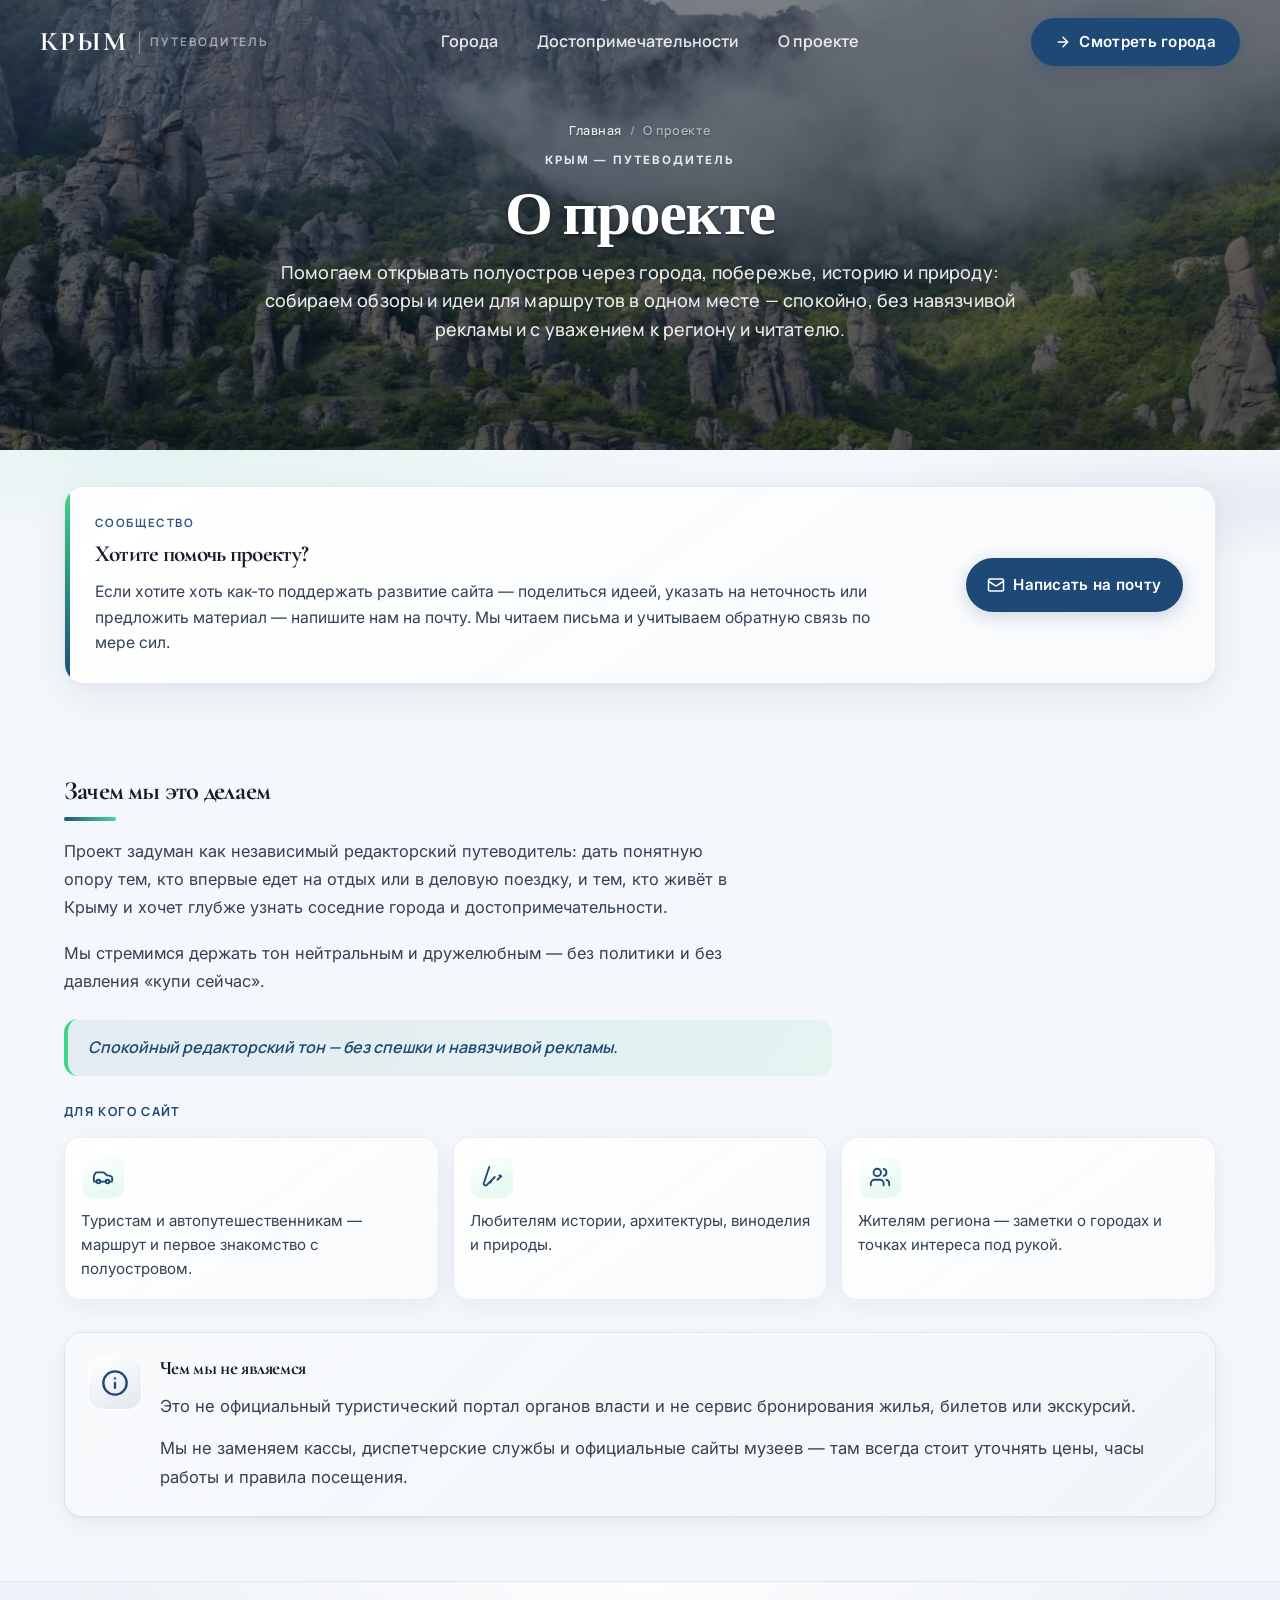
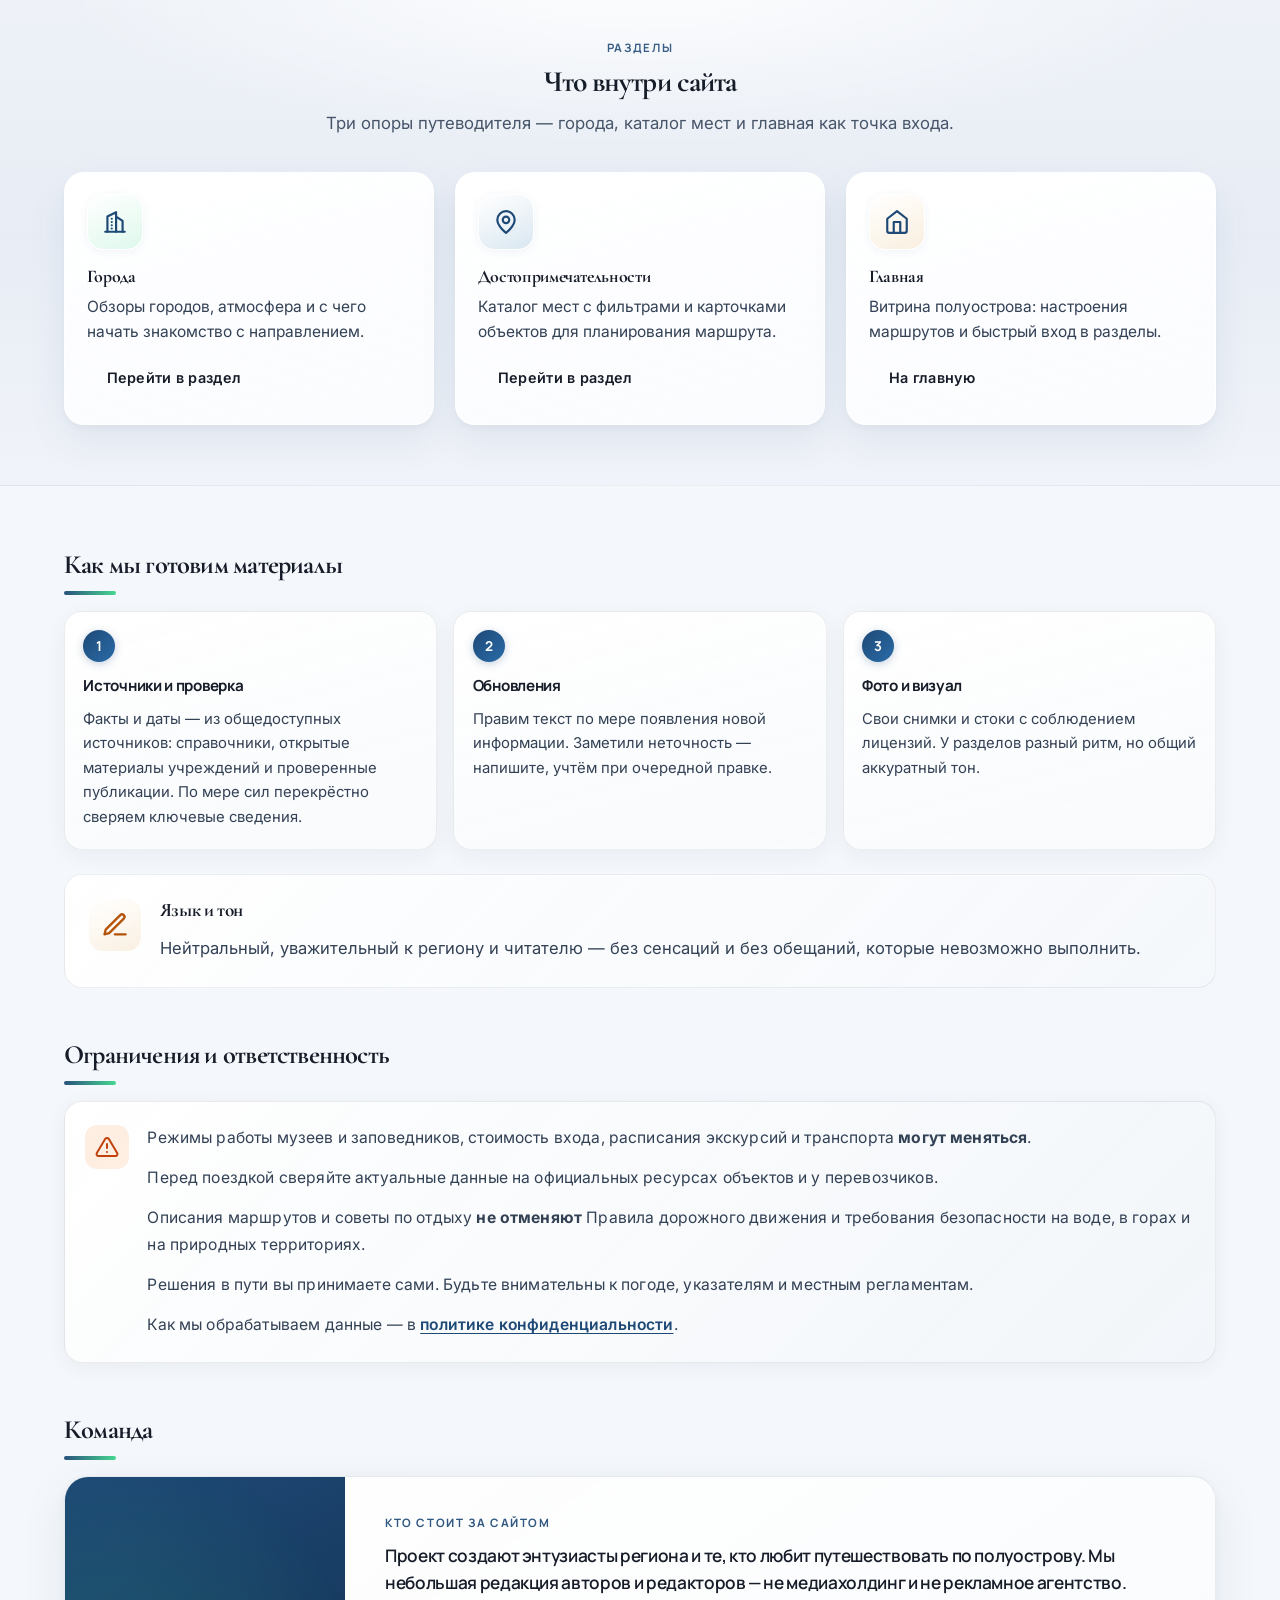
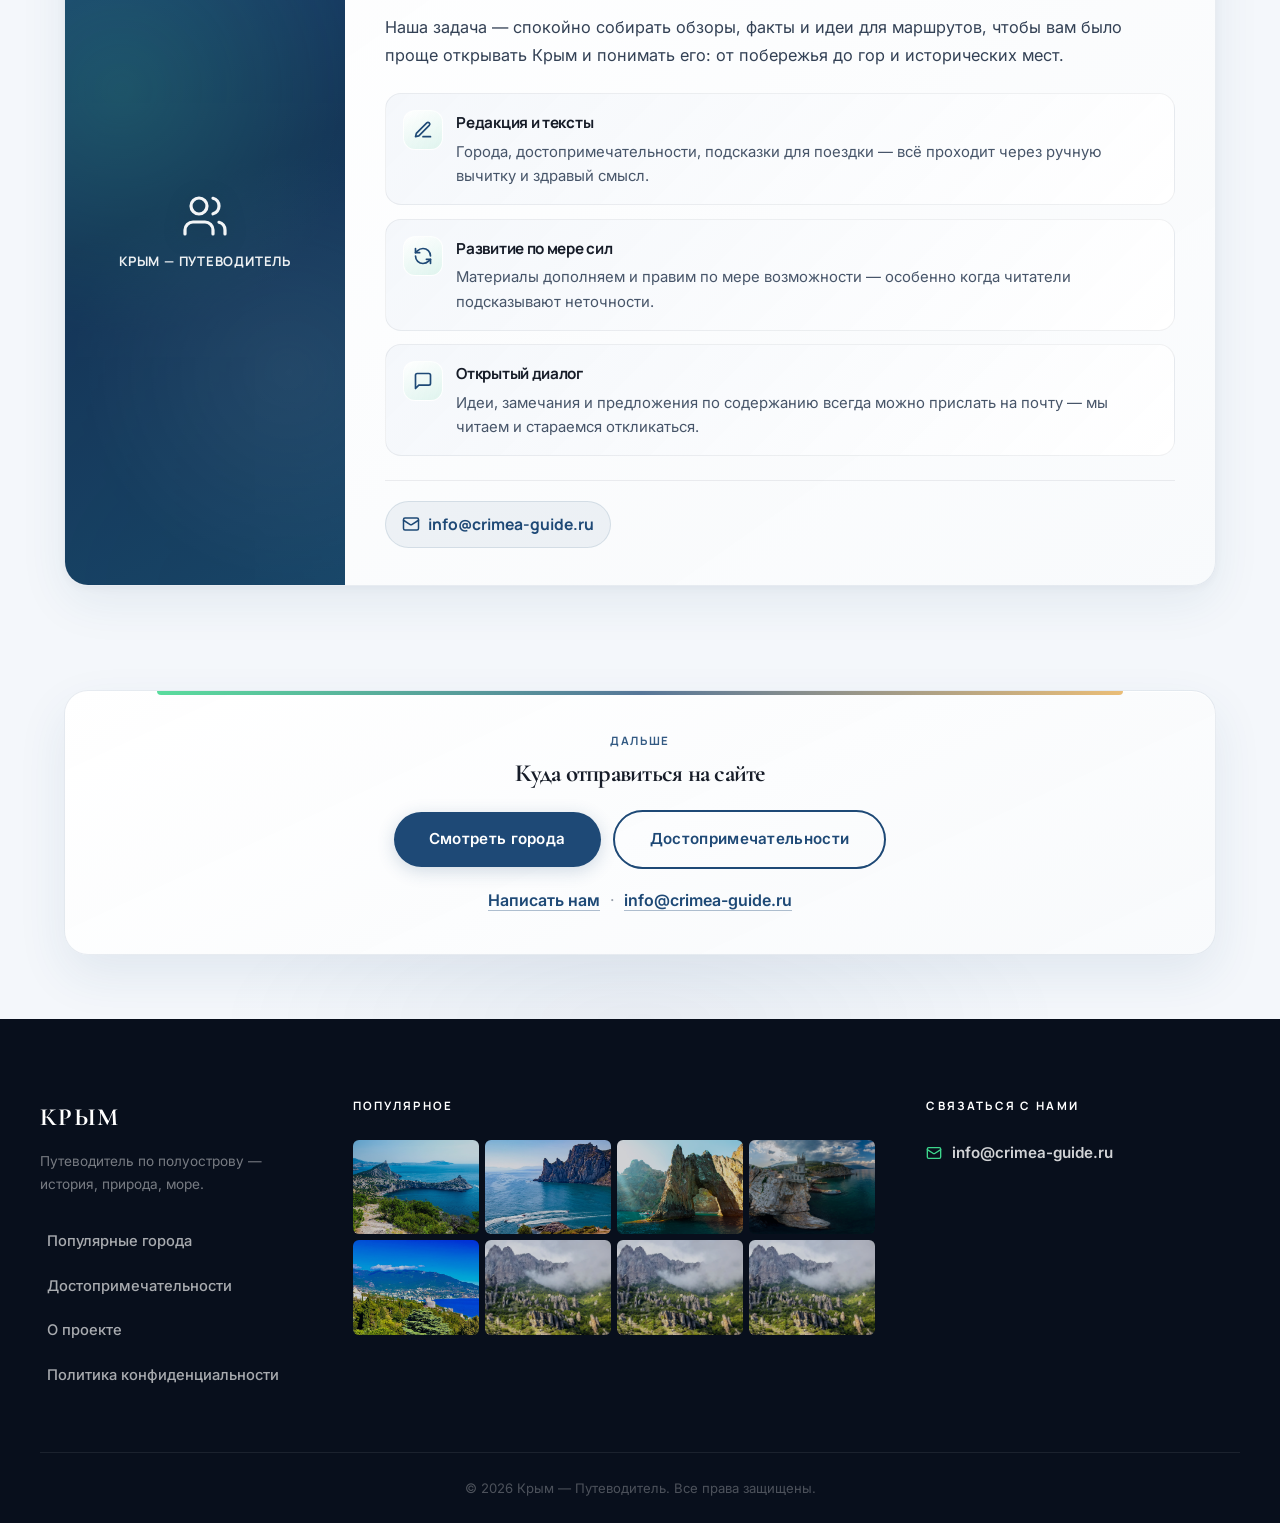
<file: template-about.html>
<!DOCTYPE html>
<html lang="ru">
<head>
  <meta charset="UTF-8" />
  <meta name="viewport" content="width=device-width, initial-scale=1.0" />
  <meta name="description" content="«Крым — Путеводитель»: зачем существует сайт, для кого материалы и как мы относимся к актуальности информации. Неофициальный справочник для путешественников и жителей полуострова." />
  <title>О проекте — Крым, путеводитель</title>

  <meta property="og:type" content="website" />
  <meta property="og:site_name" content="Крым — Путеводитель" />
  <meta property="og:locale" content="ru_RU" />
  <meta property="og:title" content="О проекте — Крым, путеводитель" />
  <meta property="og:description" content="«Крым — Путеводитель»: зачем существует сайт, для кого материалы и как мы относимся к актуальности информации." />
  <meta property="og:url" content="/template-about.html" />
  <link rel="canonical" href="/template-about.html" />
  <meta property="og:image" content="/assets/img/cities/7.webp" />
  <meta name="twitter:card" content="summary_large_image" />
  <meta name="twitter:title" content="О проекте — Крым, путеводитель" />
  <meta name="twitter:description" content="«Крым — Путеводитель»: зачем существует сайт, для кого материалы и как мы относимся к актуальности информации." />
  <meta name="twitter:image" content="/assets/img/cities/7.webp" />

  <script type="application/ld+json">
  {
    "@context": "https://schema.org",
    "@graph": [
      {
        "@type": "AboutPage",
        "@id": "/template-about.html#page",
        "name": "О проекте — Крым, путеводитель",
        "description": "Миссия путеводителя по Крыму, разделы сайта, редакционные принципы и ограничение ответственности за актуальность туристической информации.",
        "isPartOf": { "@id": "/#crimea" }
      },
      {
        "@type": "BreadcrumbList",
        "itemListElement": [
          {
            "@type": "ListItem",
            "position": 1,
            "name": "Главная",
            "item": "/"
          },
          {
            "@type": "ListItem",
            "position": 2,
            "name": "О проекте",
            "item": "/template-about.html"
          }
        ]
      }
    ]
  }
  </script>

  <link rel="preconnect" href="https://fonts.googleapis.com" />
  <link rel="preconnect" href="https://fonts.gstatic.com" crossorigin />
  <link href="https://fonts.googleapis.com/css2?family=Cormorant+Garamond:ital,wght@0,400;0,600;0,700;1,400;1,600&family=Fraunces:ital,opsz,wght@0,9..144,600;0,9..144,700;1,9..144,600&family=Inter:wght@400;500;600;700&family=Manrope:wght@500;600;700&display=swap" rel="stylesheet" />


  <link rel="stylesheet" href="assets/css/secondary.css" />
</head>
<body class="page-catalog page-about">

  <div class="scroll-progress" id="scrollProgress" role="progressbar" aria-valuenow="0" aria-valuemin="0" aria-valuemax="100" aria-label="Прогресс прокрутки"></div>

  <header class="site-header">
    <nav class="nav" role="navigation" aria-label="Главное меню">
      <div class="container nav__inner">

        <div class="nav__brand">
          <a href="/" class="nav__logo" aria-label="Крым — на главную">
            <span class="nav__logo-text">Крым</span>
          </a>
          <span class="nav__brand-divider" aria-hidden="true"></span>
          <span class="nav__brand-tag">Путеводитель</span>
        </div>

        <ul class="nav__menu" role="list">
          <li><a href="/gorod/" class="nav__link">Города</a></li>
          <li><a href="/dostoprimechatelnosti/" class="nav__link">Достопримечательности</a></li>
          <li><a href="/template-about.html" class="nav__link" aria-current="page">О проекте</a></li>
        </ul>

        <a href="/gorod/" class="btn btn-primary nav__cta">
          <svg width="16" height="16" viewBox="0 0 24 24" fill="none" stroke="currentColor" stroke-width="2.2" stroke-linecap="round" stroke-linejoin="round" aria-hidden="true"><path d="M5 12h14M12 5l7 7-7 7"/></svg>
          Смотреть города
        </a>

        <button class="nav__burger" type="button" aria-label="Открыть меню" aria-expanded="false" aria-controls="navDrawer">
          <span class="nav__burger-line"></span>
          <span class="nav__burger-line"></span>
          <span class="nav__burger-line"></span>
        </button>

      </div>
    </nav>

    <div class="nav__drawer" id="navDrawer" role="dialog" aria-modal="true" aria-label="Мобильное меню">
      <div class="nav__drawer-backdrop" tabindex="-1" aria-hidden="true"></div>
      <div class="nav__drawer-panel">
        <div class="nav__drawer-head">
          <span class="nav__drawer-brand">Крым</span>
          <button type="button" class="nav__drawer-close" aria-label="Закрыть меню">
            <svg width="22" height="22" viewBox="0 0 24 24" fill="none" stroke="currentColor" stroke-width="2" stroke-linecap="round" aria-hidden="true"><path d="M18 6 6 18M6 6l12 12"/></svg>
          </button>
        </div>
        <nav class="nav__drawer-nav" aria-label="Разделы">
          <a href="/gorod/" class="nav__drawer-link">Города</a>
          <a href="/dostoprimechatelnosti/" class="nav__drawer-link">Достопримечательности</a>
          <a href="/template-about.html" class="nav__drawer-link" aria-current="page">О проекте</a>
        </nav>
        <a href="/gorod/" class="btn btn-primary nav__drawer-cta">Смотреть города</a>
      </div>
    </div>
  </header>

  <main class="catalog-page">

    <section class="catalog-hero catalog-hero--about" aria-label="О проекте">
      <div class="container">
        <nav class="breadcrumbs breadcrumbs--on-dark breadcrumbs--center" aria-label="Навигационная цепочка">
          <ol class="breadcrumbs__list">
            <li class="breadcrumbs__item"><a href="/" class="breadcrumbs__link">Главная</a></li>
            <li class="breadcrumbs__item"><span class="breadcrumbs__text" aria-current="page">О проекте</span></li>
          </ol>
        </nav>
        <p class="eyebrow">Крым — Путеводитель</p>
        <h1 class="hero__title">О проекте</h1>
        <p class="hero__subtitle">
          Помогаем открывать полуостров через города, побережье, историю и природу: собираем обзоры и идеи для маршрутов в одном месте — спокойно, без навязчивой рекламы и с уважением к региону и читателю.
        </p>
      </div>
    </section>

    <section class="about-invite" aria-labelledby="about-invite-heading">
      <div class="container">
        <div class="about-invite__card">
          <div class="about-invite__lead">
            <span class="about-invite__eyebrow">Сообщество</span>
            <h2 id="about-invite-heading" class="about-invite__title">Хотите помочь проекту?</h2>
            <p class="about-invite__text">
              Если хотите хоть как-то поддержать развитие сайта — поделиться идеей, указать на неточность или предложить материал — напишите нам на почту. Мы читаем письма и учитываем обратную связь по мере сил.
            </p>
          </div>
          <a href="mailto:info@crimea-guide.ru" class="btn btn-primary about-invite__btn">
            <svg width="18" height="18" viewBox="0 0 24 24" fill="none" stroke="currentColor" stroke-width="2" stroke-linecap="round" stroke-linejoin="round" aria-hidden="true"><rect width="20" height="16" x="2" y="4" rx="2"/><path d="m22 7-8.97 5.7a1.94 1.94 0 0 1-2.06 0L2 7"/></svg>
            Написать на почту
          </a>
        </div>
      </div>
    </section>

    <section class="about-content" aria-labelledby="about-mission-heading">
      <div class="container about-content__inner">

        <div class="about-section about-section--rich">
          <h2 id="about-mission-heading">Зачем мы это делаем</h2>
          <div class="about-mission">
            <div class="about-prose about-prose--intro">
              <p>
                Проект задуман как независимый редакторский путеводитель: дать понятную опору тем, кто впервые едет на отдых или в деловую поездку, и тем, кто живёт в Крыму и хочет глубже узнать соседние города и достопримечательности.
              </p>
              <p>
                Мы стремимся держать тон нейтральным и дружелюбным — без политики и без давления «купи сейчас».
              </p>
            </div>

            <p class="about-accent-line">Спокойный редакторский тон — без спешки и навязчивой рекламы.</p>

            <h3 class="about-prose__subhead">Для кого сайт</h3>
            <div class="about-audience">
              <div class="about-audience__item">
                <span class="about-audience__icon" aria-hidden="true">
                  <svg width="22" height="22" viewBox="0 0 24 24" fill="none" stroke="currentColor" stroke-width="2" stroke-linecap="round" stroke-linejoin="round"><path d="M19 17h2c.6 0 1-.4 1-1v-3c0-.9-.7-1.7-1.5-1.9C18.7 10.6 16 10 16 10s-1.3-1.4-2.2-2.3c-.5-.4-1.1-.7-1.8-.7H5c-.6 0-1.1.4-1.4.9l-1.4 2.9A3.7 3.7 0 0 0 2 12v4c0 .6.4 1 1 1h2"/><circle cx="7" cy="17" r="2"/><path d="M9 17h6"/><circle cx="17" cy="17" r="2"/></svg>
                </span>
                <p class="about-audience__text">Туристам и автопутешественникам — маршрут и первое знакомство с полуостровом.</p>
              </div>
              <div class="about-audience__item">
                <span class="about-audience__icon" aria-hidden="true">
                  <svg width="22" height="22" viewBox="0 0 24 24" fill="none" stroke="currentColor" stroke-width="2" stroke-linecap="round" stroke-linejoin="round"><path d="m15 12-8.5 8.5c-.83.83-2.17.83-3 0 0 0 0 0 0 0-.83-.83-.83-2.17 0-3L9 1"/><path d="m18 15 4-4"/><path d="m21.5 11.5-1.4-1.4"/><path d="m10 18 1.4-1.4"/></svg>
                </span>
                <p class="about-audience__text">Любителям истории, архитектуры, виноделия и природы.</p>
              </div>
              <div class="about-audience__item">
                <span class="about-audience__icon" aria-hidden="true">
                  <svg width="22" height="22" viewBox="0 0 24 24" fill="none" stroke="currentColor" stroke-width="2" stroke-linecap="round" stroke-linejoin="round"><path d="M16 21v-2a4 4 0 0 0-4-4H6a4 4 0 0 0-4 4v2"/><circle cx="9" cy="7" r="4"/><path d="M22 21v-2a4 4 0 0 0-3-3.87"/><path d="M16 3.13a4 4 0 0 1 0 7.75"/></svg>
                </span>
                <p class="about-audience__text">Жителям региона — заметки о городах и точках интереса под рукой.</p>
              </div>
            </div>

            <div class="about-callout about-callout--notice" aria-labelledby="about-not-heading">
              <div class="about-callout__icon" aria-hidden="true">
                <svg width="26" height="26" viewBox="0 0 24 24" fill="none" stroke="currentColor" stroke-width="2" stroke-linecap="round" stroke-linejoin="round"><circle cx="12" cy="12" r="10"/><path d="M12 16v-4"/><path d="M12 8h.01"/></svg>
              </div>
              <div class="about-callout__body">
                <p id="about-not-heading" class="about-callout__title">Чем мы не являемся</p>
                <p class="about-callout__text">
                  Это не официальный туристический портал органов власти и не сервис бронирования жилья, билетов или экскурсий.
                </p>
                <p class="about-callout__text">
                  Мы не заменяем кассы, диспетчерские службы и официальные сайты музеев — там всегда стоит уточнять цены, часы работы и правила посещения.
                </p>
              </div>
            </div>
          </div>
        </div>

      </div>
    </section>

    <section class="about-features" aria-labelledby="about-inside-heading">
      <div class="container about-features__container">
        <header class="about-features__header">
          <span class="about-features__eyebrow">Разделы</span>
          <h2 id="about-inside-heading" class="about-features__title">Что внутри сайта</h2>
          <p class="about-features__lead">Три опоры путеводителя — города, каталог мест и главная как точка входа.</p>
        </header>
        <div class="about-feature-grid">
          <article class="about-feature-card">
            <div class="about-feature-card__icon" aria-hidden="true">
              <svg width="26" height="26" viewBox="0 0 24 24" fill="none" stroke="currentColor" stroke-width="2" stroke-linecap="round" stroke-linejoin="round"><path d="M3 21h18"/><path d="M5 21V7l8-4v18"/><path d="M19 21V11l-6-4"/><path d="M9 9v0"/><path d="M9 12v0"/><path d="M9 15v0"/><path d="M9 18v0"/></svg>
            </div>
            <div class="about-feature-card__body">
              <h3 class="about-feature-card__name">Города</h3>
              <p class="about-feature-card__text">Обзоры городов, атмосфера и с чего начать знакомство с направлением.</p>
              <a href="/gorod/" class="btn btn-outline about-feature-card__btn">Перейти в раздел</a>
            </div>
          </article>
          <article class="about-feature-card">
            <div class="about-feature-card__icon" aria-hidden="true">
              <svg width="26" height="26" viewBox="0 0 24 24" fill="none" stroke="currentColor" stroke-width="2" stroke-linecap="round" stroke-linejoin="round"><path d="M20 10c0 6-8 12-8 12s-8-6-8-12a8 8 0 0 1 16 0Z"/><circle cx="12" cy="10" r="3"/></svg>
            </div>
            <div class="about-feature-card__body">
              <h3 class="about-feature-card__name">Достопримечательности</h3>
              <p class="about-feature-card__text">Каталог мест с фильтрами и карточками объектов для планирования маршрута.</p>
              <a href="/dostoprimechatelnosti/" class="btn btn-outline about-feature-card__btn">Перейти в раздел</a>
            </div>
          </article>
          <article class="about-feature-card">
            <div class="about-feature-card__icon" aria-hidden="true">
              <svg width="26" height="26" viewBox="0 0 24 24" fill="none" stroke="currentColor" stroke-width="2" stroke-linecap="round" stroke-linejoin="round"><path d="m3 9 9-7 9 7v11a2 2 0 0 1-2 2H5a2 2 0 0 1-2-2z"/><polyline points="9 22 9 12 15 12 15 22"/></svg>
            </div>
            <div class="about-feature-card__body">
              <h3 class="about-feature-card__name">Главная</h3>
              <p class="about-feature-card__text">Витрина полуострова: настроения маршрутов и быстрый вход в разделы.</p>
              <a href="/" class="btn btn-outline about-feature-card__btn">На главную</a>
            </div>
          </article>
        </div>
      </div>
    </section>

    <section class="about-content" aria-labelledby="about-process-heading">
      <div class="container about-content__inner">

        <div class="about-section about-section--rich">
          <h2 id="about-process-heading">Как мы готовим материалы</h2>
          <div class="about-process">
            <ol class="about-process-cards">
              <li class="about-process-cards__item">
                <span class="about-process-cards__num" aria-hidden="true">1</span>
                <p class="about-process-cards__label">Источники и проверка</p>
                <p class="about-process-cards__text">
                  Факты и даты — из общедоступных источников: справочники, открытые материалы учреждений и проверенные публикации. По мере сил перекрёстно сверяем ключевые сведения.
                </p>
              </li>
              <li class="about-process-cards__item">
                <span class="about-process-cards__num" aria-hidden="true">2</span>
                <p class="about-process-cards__label">Обновления</p>
                <p class="about-process-cards__text">
                  Правим текст по мере появления новой информации. Заметили неточность — напишите, учтём при очередной правке.
                </p>
              </li>
              <li class="about-process-cards__item">
                <span class="about-process-cards__num" aria-hidden="true">3</span>
                <p class="about-process-cards__label">Фото и визуал</p>
                <p class="about-process-cards__text">
                  Свои снимки и стоки с соблюдением лицензий. У разделов разный ритм, но общий аккуратный тон.
                </p>
              </li>
            </ol>

            <div class="about-callout about-callout--soft">
              <div class="about-callout__icon about-callout__icon--soft" aria-hidden="true">
                <svg width="24" height="24" viewBox="0 0 24 24" fill="none" stroke="currentColor" stroke-width="2" stroke-linecap="round" stroke-linejoin="round"><path d="M12 20h9"/><path d="M16.5 3.5a2.12 2.12 0 0 1 3 3L7 19l-4 1 1-4Z"/></svg>
              </div>
              <div class="about-callout__body">
                <p class="about-callout__title">Язык и тон</p>
                <p class="about-callout__text">
                  Нейтральный, уважительный к региону и читателю — без сенсаций и без обещаний, которые невозможно выполнить.
                </p>
              </div>
            </div>
          </div>
        </div>

        <div class="about-section about-section--rich" aria-labelledby="about-disclaimer-heading">
          <h2 id="about-disclaimer-heading">Ограничения и ответственность</h2>
          <div class="about-disclaimer about-disclaimer--visual">
            <div class="about-disclaimer__icon" aria-hidden="true">
              <svg width="24" height="24" viewBox="0 0 24 24" fill="none" stroke="currentColor" stroke-width="2" stroke-linecap="round" stroke-linejoin="round"><path d="M10.29 3.86 1.82 18a2 2 0 0 0 1.71 3h16.94a2 2 0 0 0 1.71-3L13.71 3.86a2 2 0 0 0-3.42 0z"/><path d="M12 9v4"/><path d="M12 17h.01"/></svg>
            </div>
            <div class="about-disclaimer__body">
              <p>
                Режимы работы музеев и заповедников, стоимость входа, расписания экскурсий и транспорта <strong>могут меняться</strong>.
              </p>
              <p>
                Перед поездкой сверяйте актуальные данные на официальных ресурсах объектов и у перевозчиков.
              </p>
              <p>
                Описания маршрутов и советы по отдыху <strong>не отменяют</strong> Правила дорожного движения и требования безопасности на воде, в горах и на природных территориях.
              </p>
              <p>
                Решения в пути вы принимаете сами. Будьте внимательны к погоде, указателям и местным регламентам.
              </p>
              <p>
                Как мы обрабатываем данные — в <a href="/politika/">политике конфиденциальности</a>.
              </p>
            </div>
          </div>
        </div>

        <div class="about-section about-team-section" aria-labelledby="about-team-heading">
          <h2 id="about-team-heading">Команда</h2>
          <div class="about-team-card">
            <div class="about-team-card__aside" aria-hidden="true">
              <div class="about-team-card__mesh"></div>
              <div class="about-team-card__badge">
                <svg class="about-team-card__badge-icon" width="40" height="40" viewBox="0 0 24 24" fill="none" stroke="currentColor" stroke-width="1.6" stroke-linecap="round" stroke-linejoin="round">
                  <path d="M16 21v-2a4 4 0 0 0-4-4H6a4 4 0 0 0-4 4v2" />
                  <circle cx="9" cy="7" r="4" />
                  <path d="M22 21v-2a4 4 0 0 0-3-3.87" />
                  <path d="M16 3.13a4 4 0 0 1 0 7.75" />
                </svg>
                <span class="about-team-card__badge-label">Крым — Путеводитель</span>
              </div>
            </div>
            <div class="about-team-card__main">
              <p class="about-team-card__eyebrow">Кто стоит за сайтом</p>
              <p class="about-team-card__lead">
                Проект создают энтузиасты региона и те, кто любит путешествовать по полуострову. Мы небольшая редакция авторов и редакторов — не медиахолдинг и не рекламное агентство.
              </p>
              <p class="about-team-card__text">
                Наша задача — спокойно собирать обзоры, факты и идеи для маршрутов, чтобы вам было проще открывать Крым и понимать его: от побережья до гор и исторических мест.
              </p>
              <ul class="about-team-card__traits">
                <li class="about-team-card__trait">
                  <span class="about-team-card__trait-icon">
                    <svg width="20" height="20" viewBox="0 0 24 24" fill="none" stroke="currentColor" stroke-width="2" stroke-linecap="round" stroke-linejoin="round" aria-hidden="true"><path d="M12 20h9"/><path d="M16.5 3.5a2.12 2.12 0 0 1 3 3L7 19l-4 1 1-4Z"/></svg>
                  </span>
                  <span class="about-team-card__trait-body">
                    <span class="about-team-card__trait-title">Редакция и тексты</span>
                    <span class="about-team-card__trait-desc">Города, достопримечательности, подсказки для поездки — всё проходит через ручную вычитку и здравый смысл.</span>
                  </span>
                </li>
                <li class="about-team-card__trait">
                  <span class="about-team-card__trait-icon">
                    <svg width="20" height="20" viewBox="0 0 24 24" fill="none" stroke="currentColor" stroke-width="2" stroke-linecap="round" stroke-linejoin="round" aria-hidden="true"><path d="M21 12a9 9 0 0 0-9-9 9.75 9.75 0 0 0-6.74 2.74L3 8"/><path d="M3 3v5h5"/><path d="M3 12a9 9 0 0 0 9 9 9.75 9.75 0 0 0 6.74-2.74L21 16"/><path d="M16 16h5v5"/></svg>
                  </span>
                  <span class="about-team-card__trait-body">
                    <span class="about-team-card__trait-title">Развитие по мере сил</span>
                    <span class="about-team-card__trait-desc">Материалы дополняем и правим по мере возможности — особенно когда читатели подсказывают неточности.</span>
                  </span>
                </li>
                <li class="about-team-card__trait">
                  <span class="about-team-card__trait-icon">
                    <svg width="20" height="20" viewBox="0 0 24 24" fill="none" stroke="currentColor" stroke-width="2" stroke-linecap="round" stroke-linejoin="round" aria-hidden="true"><path d="M21 15a2 2 0 0 1-2 2H7l-4 4V5a2 2 0 0 1 2-2h14a2 2 0 0 1 2 2z"/></svg>
                  </span>
                  <span class="about-team-card__trait-body">
                    <span class="about-team-card__trait-title">Открытый диалог</span>
                    <span class="about-team-card__trait-desc">Идеи, замечания и предложения по содержанию всегда можно прислать на почту — мы читаем и стараемся откликаться.</span>
                  </span>
                </li>
              </ul>
              <div class="about-team-card__cta">
                <a href="mailto:info@crimea-guide.ru" class="about-team-card__mail">
                  <svg width="18" height="18" viewBox="0 0 24 24" fill="none" stroke="currentColor" stroke-width="2" stroke-linecap="round" stroke-linejoin="round" aria-hidden="true"><rect width="20" height="16" x="2" y="4" rx="2"/><path d="m22 7-8.97 5.7a1.94 1.94 0 0 1-2.06 0L2 7"/></svg>
                  info@crimea-guide.ru
                </a>
              </div>
            </div>
          </div>
        </div>

      </div>
    </section>

    <section class="about-cta" aria-label="Дальше по сайту">
      <div class="container">
        <div class="about-cta__panel">
          <p class="about-cta__eyebrow">Дальше</p>
          <p class="about-cta__title">Куда отправиться на сайте</p>
          <div class="about-cta__actions">
            <a href="/gorod/" class="btn btn-primary">Смотреть города</a>
            <a href="/dostoprimechatelnosti/" class="btn btn-outline">Достопримечательности</a>
          </div>
          <p class="about-cta__secondary about-cta__secondary--spaced">
            <a href="mailto:info@crimea-guide.ru" class="about-cta__contact-link">Написать нам</a>
            <span class="about-cta__sep" aria-hidden="true">·</span>
            <a href="mailto:info@crimea-guide.ru">info@crimea-guide.ru</a>
          </p>
        </div>
      </div>
    </section>

  </main>

  <footer class="footer">
    <div class="container">
      <div class="footer__grid">

        <div class="footer__col footer__col--nav">
          <a href="/" class="footer__logo" aria-label="Крым — главная">КРЫМ</a>
          <p class="footer__lead">Путеводитель по полуострову — история, природа, море.</p>
          <nav aria-label="Навигация в подвале">
            <ul class="footer__nav">
              <li><a href="/gorod/" class="footer__nav-link">Популярные города</a></li>
              <li><a href="/dostoprimechatelnosti/" class="footer__nav-link">Достопримечательности</a></li>
              <li><a href="/template-about.html" class="footer__nav-link">О проекте</a></li>
              <li><a href="/politika/" class="footer__nav-link">Политика конфиденциальности</a></li>
            </ul>
          </nav>
        </div>

        <div class="footer__col footer__col--popular">
          <p class="footer__col-title">Популярное</p>
          <div class="footer__photo-grid">
            <a href="/gorod/yalta.html" class="footer__photo-item" aria-label="Ялта">
              <img src="assets/img/cities/1.jpg" alt="Ялта" loading="lazy" width="120" height="90" />
            </a>
            <a href="/gorod/sevastopol/" class="footer__photo-item" aria-label="Севастополь">
              <img src="assets/img/cities/2.jpg" alt="Севастополь" loading="lazy" width="120" height="90" />
            </a>
            <a href="/gorod/evpatoriya/" class="footer__photo-item" aria-label="Евпатория">
              <img src="assets/img/cities/3.jpg" alt="Евпатория" loading="lazy" width="120" height="90" />
            </a>
            <a href="/gorod/bakhchisaray/" class="footer__photo-item" aria-label="Бахчисарай">
              <img src="assets/img/cities/4.jpg" alt="Бахчисарай" loading="lazy" width="120" height="90" />
            </a>
            <a href="/gorod/sudak/" class="footer__photo-item" aria-label="Судак">
              <img src="assets/img/cities/5.jpg" alt="Судак" loading="lazy" width="120" height="90" />
            </a>
            <a href="/gorod/feodosiya/" class="footer__photo-item" aria-label="Феодосия">
              <img src="assets/img/cities/6.webp" alt="Феодосия" loading="lazy" width="120" height="90" />
            </a>
            <a href="/dostoprimechatelnosti/" class="footer__photo-item" aria-label="Достопримечательности">
              <img src="assets/img/cities/7.webp" alt="Крым" loading="lazy" width="120" height="90" />
            </a>
            <a href="/gorod/" class="footer__photo-item" aria-label="Крымские пейзажи">
              <img src="assets/img/cities/img9.webp" alt="Крым" loading="lazy" width="120" height="90" />
            </a>
          </div>
        </div>

        <div class="footer__col footer__col--contact">
          <p class="footer__col-title">Связаться с нами</p>
          <ul class="footer__contact-list">
            <li>
              <a href="mailto:info@crimea-guide.ru" class="footer__contact-link">
                <svg width="16" height="16" viewBox="0 0 24 24" fill="none" stroke="currentColor" stroke-width="2" stroke-linecap="round" stroke-linejoin="round" aria-hidden="true"><rect width="20" height="16" x="2" y="4" rx="2"/><path d="m22 7-8.97 5.7a1.94 1.94 0 0 1-2.06 0L2 7"/></svg>
                info@crimea-guide.ru
              </a>
            </li>
          </ul>
        </div>

      </div>

      <div class="footer__copy">
        &copy; 2026 Крым — Путеводитель. Все права защищены.
      </div>
    </div>
  </footer>

  <button class="back-to-top" id="backToTop" aria-label="Вернуться наверх" type="button">
    <svg width="20" height="20" viewBox="0 0 24 24" fill="none" stroke="currentColor" stroke-width="2.4" stroke-linecap="round" stroke-linejoin="round" aria-hidden="true"><path d="M12 19V5M5 12l7-7 7 7"/></svg>
  </button>

  <script src="assets/js/nav.js"></script>
  <script src="assets/js/animations.js"></script>

</body>
</html>
</file>
<file: assets/css/secondary.css>
/**
 * Второстепенные стили сайта (всё кроме main.css).
 * Порядок импортов сохраняет каскад как при ручном подключении.
 */
@import url("main.css");
@import url("home.css");
@import url("catalog.css");
@import url("city.css");
@import url("place.css");
@import url("about.css");
@import url("content.css");
</file>
